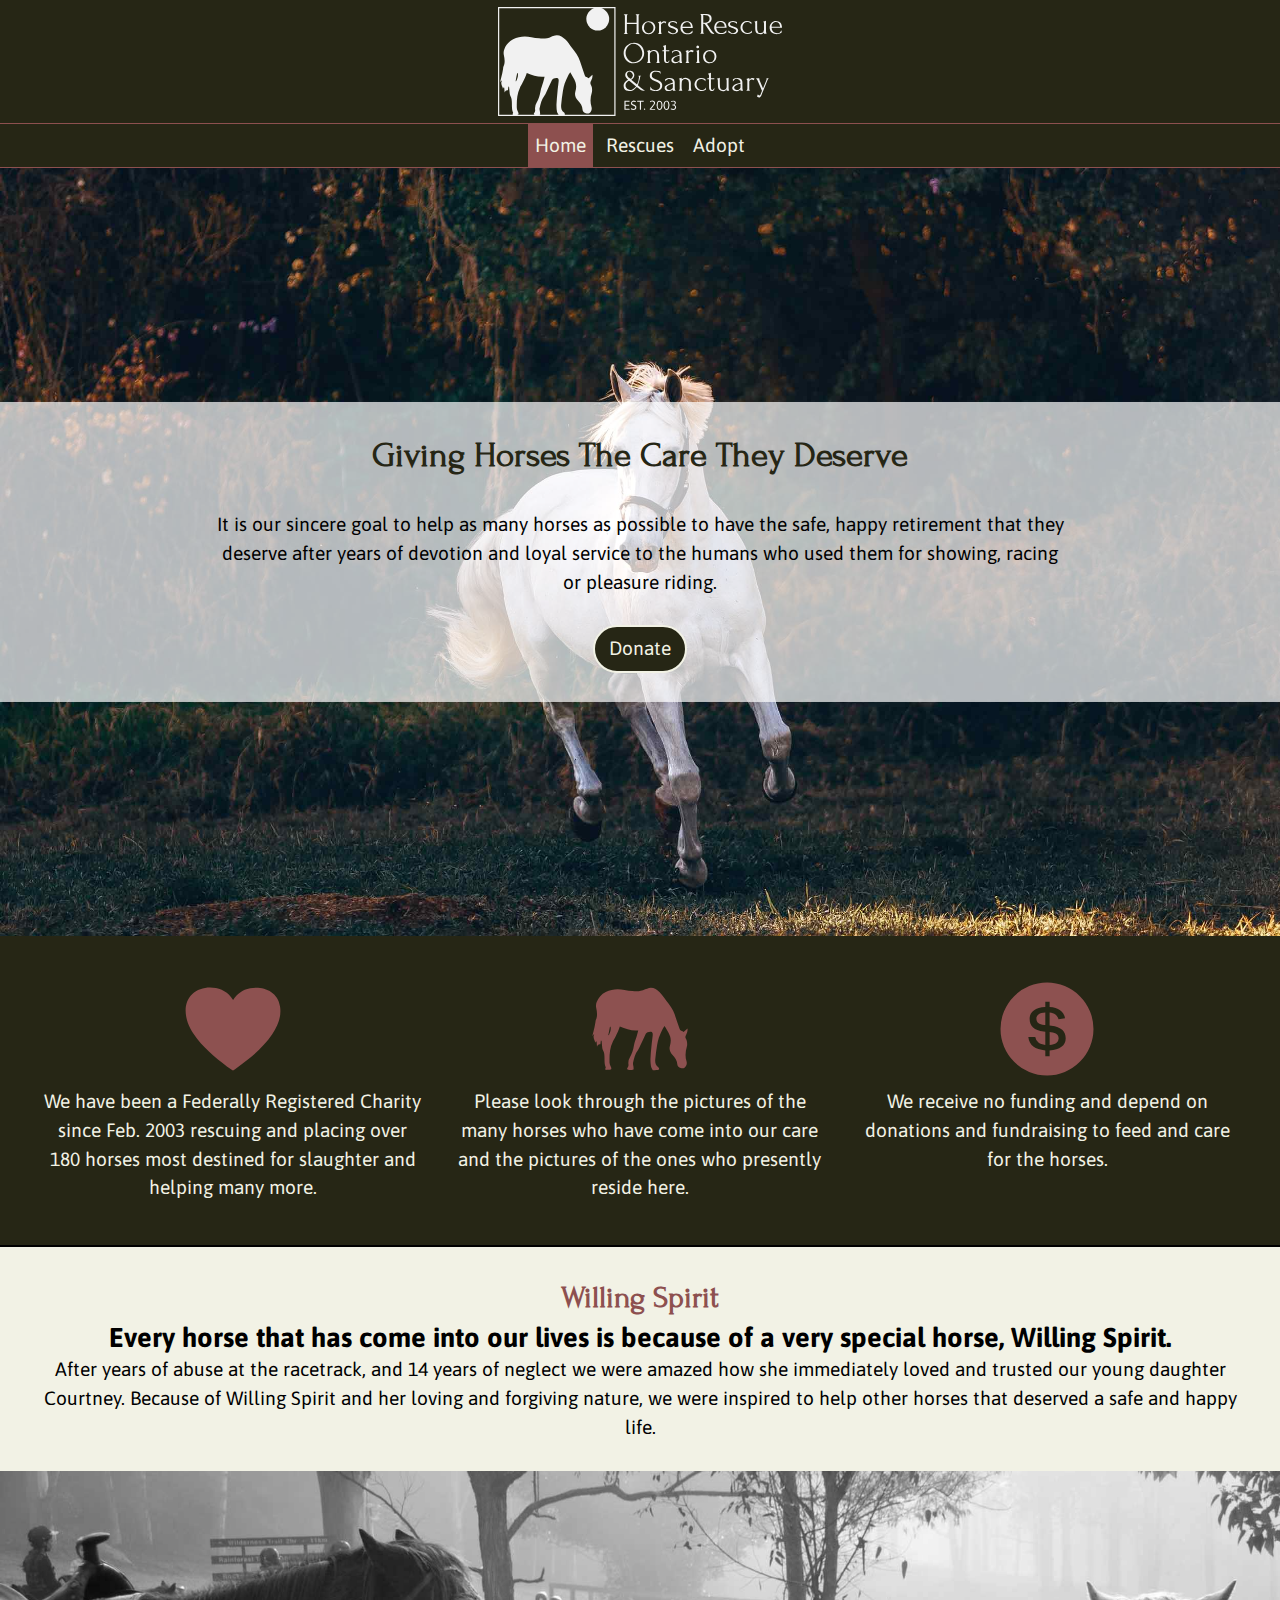
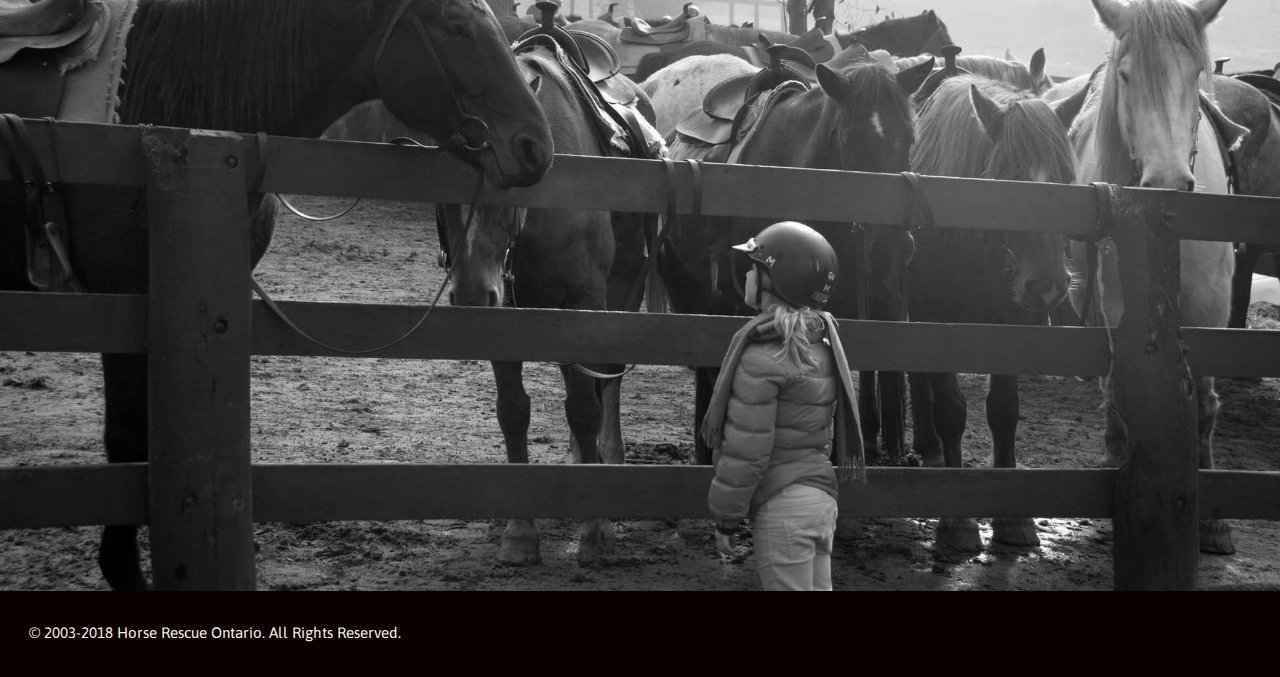
<file: index.html>
<!DOCTYPE html>
<html lang="en-ca">
<head>
  <meta charset="utf-8">
  <title>Horse Rescue Ontario and Sanctuary</title>
  <meta name="viewport" content="width=device-width,initial-scale=1">
  <link rel="shortcut icon" href="favicon.ico">
  <link rel="icon" type="image/png" href="favicon-196.png">
  <link href="css/modules.css" rel="stylesheet">
  <link href="css/grid.css" rel="stylesheet">
  <link href="css/type.css" rel="stylesheet">
  <link href="css/main.css" rel="stylesheet">
  <link href="https://fonts.googleapis.com/css?family=Asap|Forum&display=swap" rel="stylesheet">
</head>
<body>

  <ul class="skip-links">
    <li><a href="#nav">Jump to navigation content</a></li>
    <li><a href="#main">Jump to main content</a></li>
  </ul>

  <header class="text-center" role="banner">
    <img class="logo valign-middle island-1-4 push-0" src="images/logo.svg" alt="" role="presentation">

    <div>
      <nav class="push-0" role="navigation" id="nav">
        <ul class="list-group-inline push-0">
          <li class="island-1-4 active"><a href="index.html">Home</a></li>
          <li class="island-1-4"><a href="rescues.html">Rescues</a></li>
          <li class="island-1-4"><a href="adopt.html">Adopt</a></li>
        </ul>
      </nav>
    </div>
  </header>

  <main role="main" id="main">

    <div class="home-banner relative push ">
      <div class="banner center-text pin-c w-1 gutter">
        <h1 class="pad-t">Giving Horses The Care They Deserve</h1>
        <p class="max-p">It is our sincere goal to help as many horses as possible to have the safe, happy retirement that they deserve after years of devotion and loyal service to the humans who used them for showing, racing or pleasure riding.</p>
        <a class="btn push" href="donate.html" aria-label="Donate">Donate</a>
      </div>
    </div>

    <section class="gutter center-text">
      <article class="body-p">
        <div class="grid">
          <div class="unit xs-1 s-1-2 m-1-3 island-1-2">
            <img class="main-icons" src="images/heart.svg" alt="heart">
            <p class="light-p">We have been a Federally Registered Charity since Feb. 2003 rescuing and placing over 180 horses most destined for slaughter and helping many more.</p>
          </div>
          <div class="unit xs-1 s-1-2 m-1-3 island-1-2">
            <img class="main-icons" src="images/horse.svg" alt="horse">
            <p class="light-p">Please look through the pictures of the many horses who have come into our care and the pictures of the ones who presently reside here.</p>
          </div>
          <div class="unit xs-1 s-1-2 m-1-3 island-1-2">
            <img class="main-icons" src="images/dollar-sign.svg" alt="dollar sign">
            <p class="light-p">We receive no funding and depend on donations and fundraising to feed and care for the horses.</p>
          </div>
        </div>

      </article>
    </section>

    <hr class="push-0">
    <section class="adopt-whitebg push-0 center-text">
      <article>
        <div class="island">
          <h2 class="push-0">Willing Spirit</h2>
          <h3 class="push-0">Every horse that has come into our lives is because of a very special horse, Willing Spirit.</h3>
          <p class="push-0">After years of abuse at the racetrack, and 14 years of neglect we were amazed how she immediately loved and trusted our young daughter Courtney. Because of Willing Spirit and her loving and forgiving nature, we were inspired to help other horses that deserved a safe and happy life.</p>
        </div>
        <figure class="push-0 embed embed-16by9" role="group">
          <img class="horse-image embed-item" src="images/willing-spirit.jpg" alt="Horse looking over fence at young girl">
        </figure>
      </article>
    </section>

  </main>

  <footer role="contentinfo" class="push-0">
    <p class="micro pad-t pad-b push-0 gutter">© 2003-2018 Horse Rescue Ontario. All Rights Reserved.</p>
  </footer>

</body>
</html>
</file>
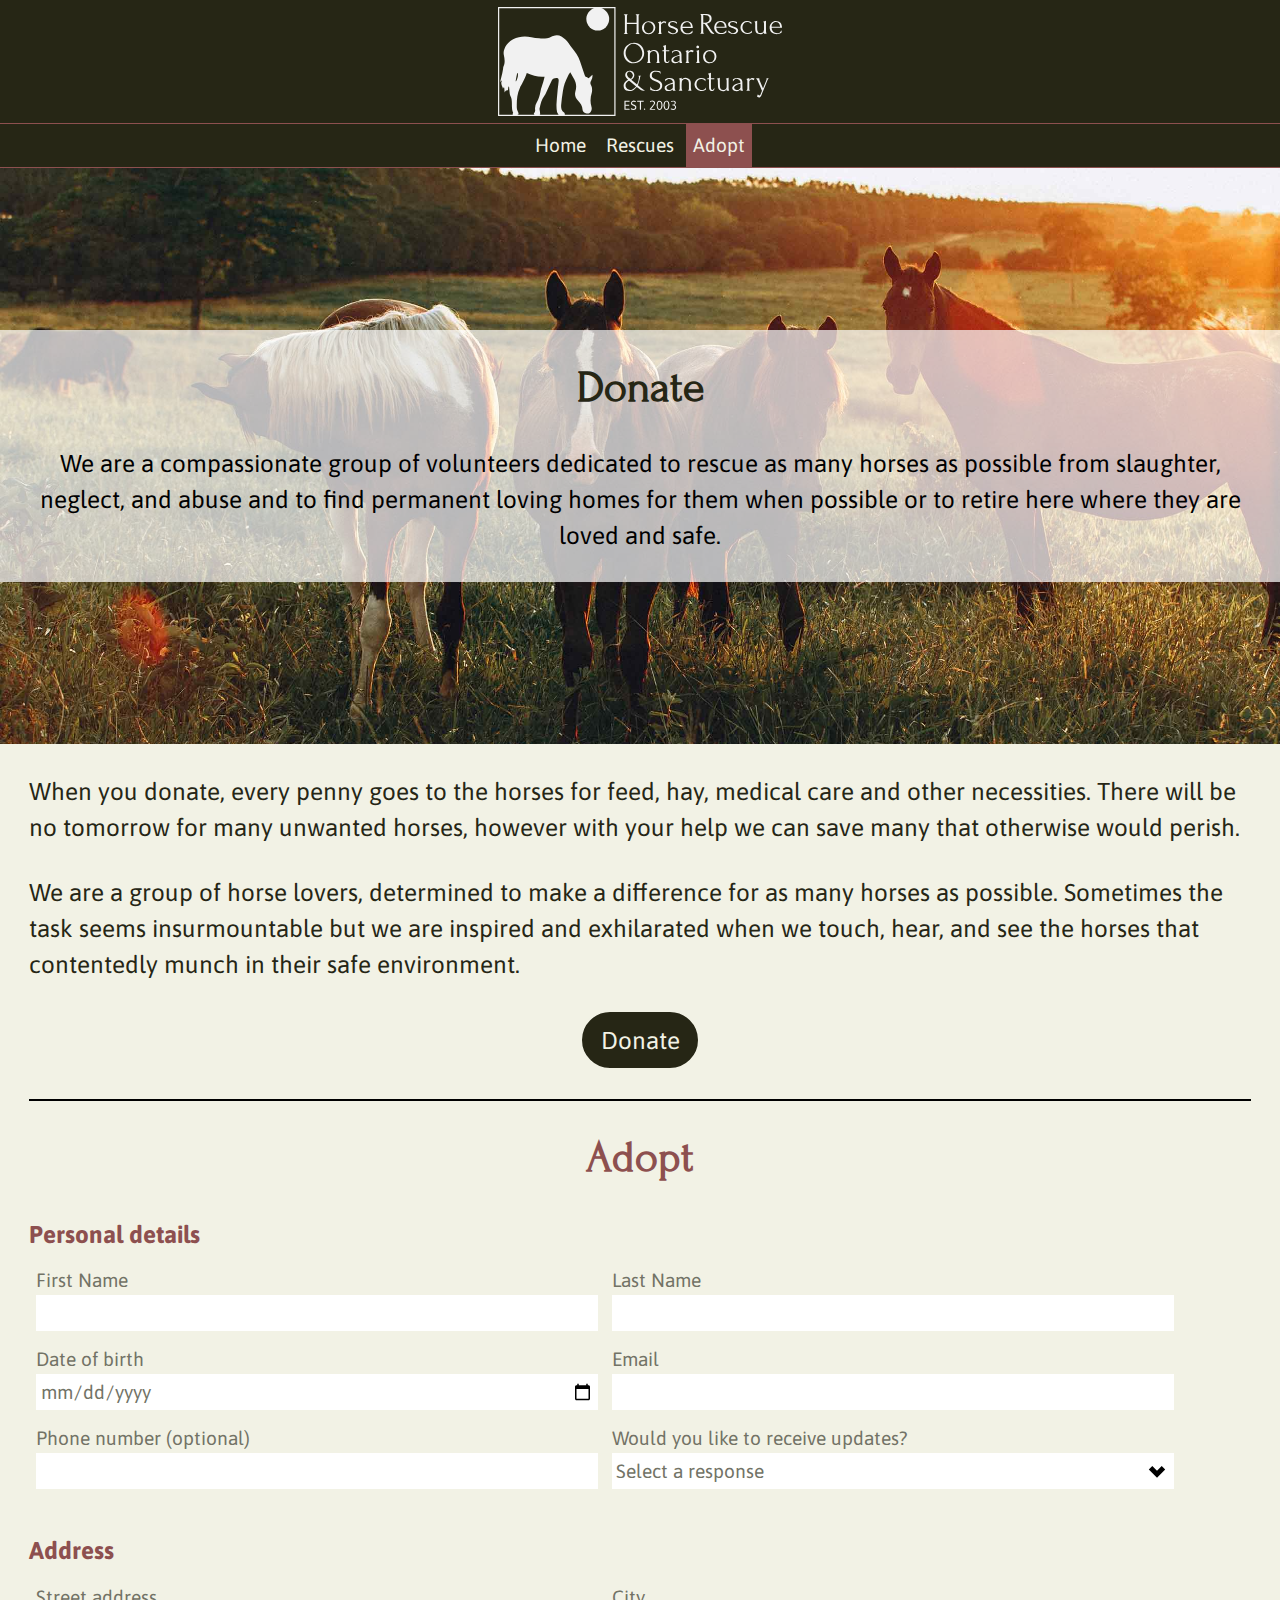
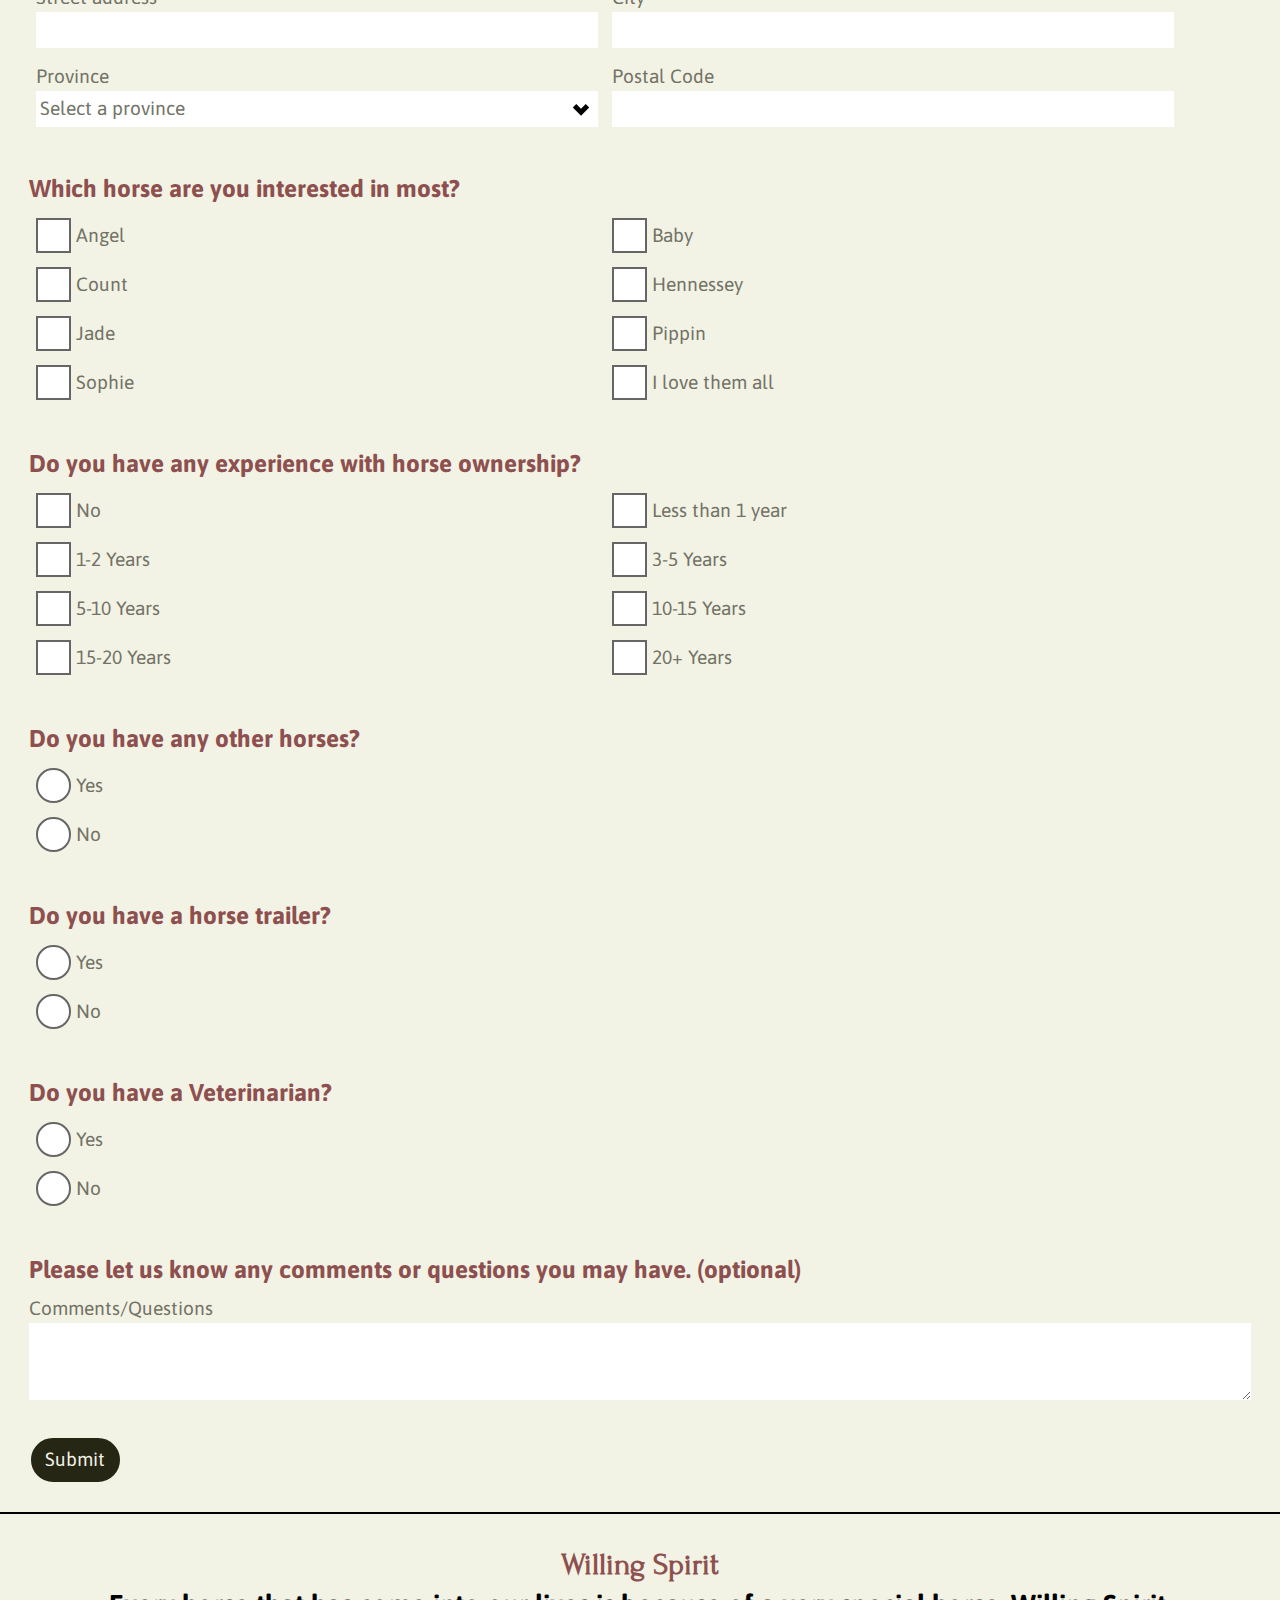
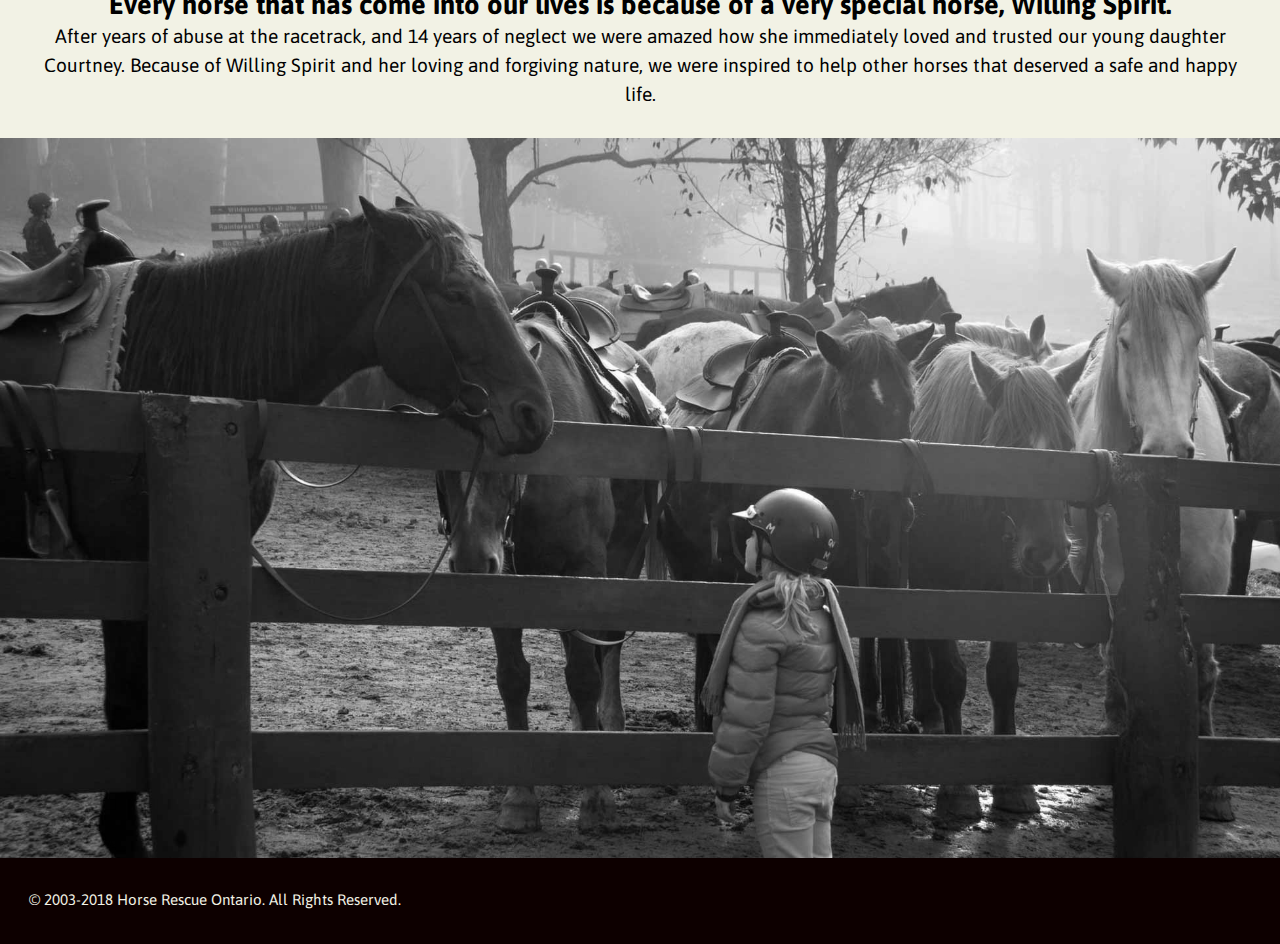
<file: adopt.html>
<!DOCTYPE html>
<html lang="en-ca">
<head>
  <meta charset="utf-8">
  <title>Donate or Adopt</title>
  <meta name="viewport" content="width=device-width,initial-scale=1">
  <link rel="shortcut icon" href="favicon.ico">
  <link rel="icon" type="image/png" href="favicon-196.png">
  <link href="css/modules.css" rel="stylesheet">
  <link href="css/grid.css" rel="stylesheet">
  <link href="css/type.css" rel="stylesheet">
  <link href="css/main.css" rel="stylesheet">
  <link href="https://fonts.googleapis.com/css?family=Asap|Forum&display=swap" rel="stylesheet">
</head>
<body class="adopt-whitebg">

  <ul class="skip-links">
    <li><a href="#nav">Jump to navigation content</a></li>
    <li><a href="#main">Jump to main content</a></li>
  </ul>

  <header class="text-center darkbg" role="banner">
    <img class="logo valign-middle island-1-4 push-0" src="images/logo.svg" alt="" role="presentation">

    <div>
      <nav class="push-0" role="navigation" id="nav">
        <ul class="list-group-inline push-0">
          <li class="island-1-4"><a href="index.html">Home</a></li>
          <li class="island-1-4"><a href="rescues.html">Rescues</a></li>
          <li class="island-1-4 active"><a href="adopt.html">Adopt</a></li>
        </ul>
      </nav>
    </div>

    <div class="donate-banner relative push">
      <div class="banner center-content pin-c w-1 gutter">
        <h1 class="gutter pad-t yotta">Donate</h1>
        <p class="giga">We are a compassionate group of volunteers dedicated to rescue as many horses as possible from slaughter, neglect, and abuse and to find permanent loving homes for them when possible or to retire here where they are loved and safe.</p>
      </div>
    </div>
  </header>

  <main id="main" role="main">
    <section class="gutter">
      <article class="body-p giga">
        <p>When you donate, every penny goes to the horses for feed, hay, medical care and other necessities. There will be no tomorrow for many unwanted horses, however with your help we can save many that otherwise would perish.</p>
        <p>We are a group of horse lovers, determined to make a difference for as many horses as possible. Sometimes the task seems insurmountable but we are inspired and exhilarated when we touch, hear, and see the horses that contentedly munch in their safe environment.</p>
        <div class="center-text">
          <a class="btn push" href="donate.html" aria-label="Donate">Donate</a>
        </div>
      </article>
      <hr>
      <h2 class="center-text yotta">Adopt</h2>
      <fieldset>
        <legend class="giga">Personal details</legend>
        <div class="grid">
          <div class="unit xs-1 s-1 m-1-2 island-1-4 form-width">
            <label for="name">First Name</label>
            <input type="text" name="name" id="name" required>
          </div>
          <div class="unit xs-1 s-1 m-1-2 island-1-4 form-width">
            <label for="lastname">Last Name</label>
            <input type="text" name="lastname" id="lastname" required>
          </div>
          <div class="unit xs-1 s-1 m-1-2 island-1-4 form-width">
            <label for="dob">Date of birth</label>
            <input type="date" name="dob" id="dob" required>
          </div>
          <div class="unit xs-1 s-1 m-1-2 island-1-4 form-width">
            <label for="email">Email</label>
            <input type="email" name="email" id="email" required>
          </div>
          <div class="unit xs-1 s-1 m-1-2 island-1-4 form-width">
            <label for="phone">Phone number (optional)</label>
            <input type="tel" name="phone" id="phone" required>
          </div>
          <div class="unit xs-1 s-1 m-1-2 island-1-4 form-width">
            <label for="updates">Would you like to receive updates?</label>
            <select id="updates" name="updates" required>
              <option value="">Select a response</option>
              <option>Yes</option>
              <option>No</option>
            </select>
          </div>
        </div>
      </fieldset>

      <fieldset>
        <legend class="giga">Address</legend>
        <div class="grid">
          <div class="unit xs-1 s-1 m-1-2 island-1-4 form-width">
            <label for="address">Street address</label>
            <input type="text" name="address" id="address" required>
          </div>
          <div class="unit xs-1 s-1 m-1-2 island-1-4 form-width">
            <label for="city">City</label>
            <input type="text" name="city" id="city" required>
          </div>
          <div class="unit xs-1 s-1 m-1-2 island-1-4 form-width">
            <label for="prov">Province</label>
            <select id="prov" name="prov" required>
              <option value="">Select a province</option>
              <option>Alberta</option>
              <option>British Columbia</option>
              <option>Manitoba</option>
              <option>New Brunswick</option>
              <option>Newfoundland & Labrador</option>
              <option>Northwest Territories</option>
              <option>Nova Scotia</option>
              <option>Nunavut</option>
              <option>Ontario</option>
              <option>Prince Edward Island</option>
              <option>Québec</option>
              <option>Saskatchewan</option>
              <option>Yukon</option>
            </select>
          </div>
          <div class="unit xs-1 s-1 m-1-2 island-1-4 form-width">
            <label for="postal">Postal Code</label>
            <input type="text" name="postal" id="postal" required>
          </div>
        </div>
      </fieldset>

      <fieldset>
        <legend class="giga">Which horse are you interested in most?</legend>
        <div class="grid">
          <div class="unit xs-1 s-1 m-1-2 island-1-4 form-width">
            <input type="checkbox" id="angel" name="angel">
            <label for="angel">Angel</label>
          </div>
          <div class="unit xs-1 s-1 m-1-2 island-1-4 form-width">
            <input type="checkbox" id="baby" name="baby">
            <label for="baby">Baby</label>
          </div>
          <div class="unit xs-1 s-1 m-1-2 island-1-4 form-width">
            <input type="checkbox" id="count" name="count">
            <label for="count">Count</label>
          </div>
          <div class="unit xs-1 s-1 m-1-2 island-1-4 form-width">
            <input type="checkbox" id="hennessey" name="hennessey">
            <label for="hennessey">Hennessey</label>
          </div>
          <div class="unit xs-1 s-1 m-1-2 island-1-4 form-width">
            <input type="checkbox" id="jade" name="jade">
            <label for="jade">Jade</label>
          </div>
          <div class="unit xs-1 s-1 m-1-2 island-1-4 form-width">
            <input type="checkbox" id="pippin" name="pippin">
            <label for="pippin">Pippin</label>
          </div>
          <div class="unit xs-1 s-1 m-1-2 island-1-4 form-width">
            <input type="checkbox" id="sophie" name="sophie">
            <label for="sophie">Sophie</label>
          </div>
          <div class="unit xs-1 s-1 m-1-2 island-1-4 form-width">
            <input type="checkbox" id="all" name="all">
            <label for="all">I love them all</label>
          </div>
        </div>
      </fieldset>

      <fieldset>
        <legend class="giga">Do you have any experience with horse ownership?</legend>
        <div class="grid">
          <div class="unit xs-1 s-1 m-1-2 island-1-4 form-width">
            <input type="checkbox" id="no-exp" name="no-exp">
            <label for="no-exp">No</label>
          </div>
          <div class="unit xs-1 s-1 m-1-2 island-1-4 form-width">
            <input type="checkbox" id="less1" name="less1">
            <label for="less1">Less than 1 year</label>
          </div>
          <div class="unit xs-1 s-1 m-1-2 island-1-4 form-width">
            <input type="checkbox" id="1to2" name="1to2">
            <label for="1to2">1-2 Years</label>
          </div>
          <div class="unit xs-1 s-1 m-1-2 island-1-4 form-width">
            <input type="checkbox" id="3to5" name="3to5">
            <label for="3to5">3-5 Years</label>
          </div>
          <div class="unit xs-1 s-1 m-1-2 island-1-4 form-width">
            <input type="checkbox" id="5to10" name="5to10">
            <label for="5to10">5-10 Years</label>
          </div>
          <div class="unit xs-1 s-1 m-1-2 island-1-4 form-width">
            <input type="checkbox" id="10to15" name="10to15">
            <label for="10to15">10-15 Years</label>
          </div>
          <div class="unit xs-1 s-1 m-1-2 island-1-4 form-width">
            <input type="checkbox" id="15to20" name="15to20">
            <label for="15to20">15-20 Years</label>
          </div>
          <div class="unit xs-1 s-1 m-1-2 island-1-4 form-width">
            <input type="checkbox" id="20plus" name="20plus">
            <label for="20plus">20+ Years</label>
          </div>
        </div>
      </fieldset>

      <fieldset>
        <legend class="giga">Do you have any other horses?</legend>
        <div class="island-1-4 form-width">
          <input type="radio" id="yes" name="otherhorse">
          <label for="yes">Yes</label>
        </div>
        <div class="island-1-4 form-width">
          <input type="radio" id="no" name="otherhorse">
          <label for="no">No</label>
        </div>
      </fieldset>
      <fieldset>
        <legend class="giga">Do you have a horse trailer?</legend>
        <div class="island-1-4 form-width">
          <input type="radio" id="yes-trailer" name="trailer">
          <label for="yes-trailer">Yes</label>
        </div>
        <div class="island-1-4 form-width">
          <input type="radio" id="no-trailer" name="trailer">
          <label for="no-trailer">No</label>
        </div>
      </fieldset>
      <fieldset>
        <legend class="giga">Do you have a Veterinarian?</legend>
        <div class="island-1-4 form-width">
          <input type="radio" id="yes-vet" name="veterinarian">
          <label for="yes-vet">Yes</label>
        </div>
        <div class="island-1-4 form-width">
          <input type="radio" id="no-vet" name="veterinarian">
          <label for="no-vet">No</label>
        </div>
      </fieldset>

      <fieldset>
        <legend class="giga">Please let us know any comments or questions you may have. (optional)</legend>
        <label for="comments">Comments/Questions</label>
        <textarea id="comments" name="message" required></textarea>
      </fieldset>

      <button class="btn push" type="submit">Submit</button>
    </section>

    <hr class="push-0">
    <section class="adopt-whitebg push-0 center-text">
      <article>
        <div class="island">
          <h2 class="push-0">Willing Spirit</h2>
          <h3 class="push-0">Every horse that has come into our lives is because of a very special horse, Willing Spirit.</h3>
          <p class="push-0">After years of abuse at the racetrack, and 14 years of neglect we were amazed how she immediately loved and trusted our young daughter Courtney. Because of Willing Spirit and her loving and forgiving nature, we were inspired to help other horses that deserved a safe and happy life.</p>
        </div>
        <figure class="push-0 embed embed-16by9" role="group">
          <img class="horse-image embed-item" src="images/willing-spirit.jpg" alt="Horse looking over fence at young girl">
        </figure>
      </article>
    </section>

  </main>

  <footer role="contentinfo" class="push-0">
    <p class="micro pad-t pad-b push-0 gutter">© 2003-2018 Horse Rescue Ontario. All Rights Reserved.</p>
  </footer>

</body>
</html>
</file>
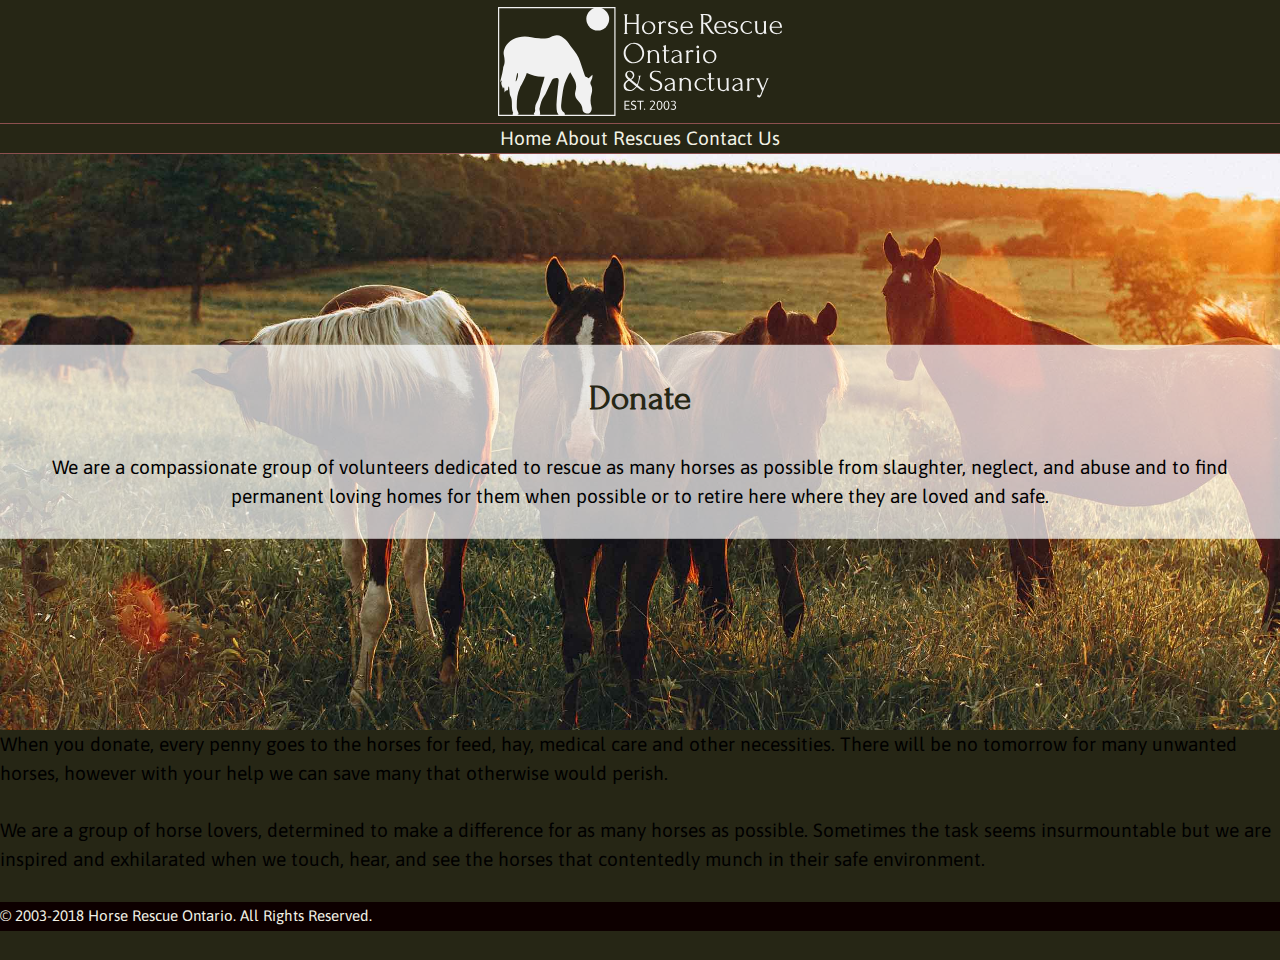
<file: donate.html>
<!DOCTYPE html>
<html lang="en-ca">
<head>
  <meta charset="utf-8">
  <title>Horse Rescue Ontario and Sanctuary</title>
  <meta name="viewport" content="width=device-width,initial-scale=1">
  <link href="css/type.css" rel="stylesheet">
  <link href="css/modules.css" rel="stylesheet">
  <link href="css/grid.css" rel="stylesheet">
  <link href="css/main.css" rel="stylesheet">
  <link href="https://fonts.googleapis.com/css?family=Asap|Forum&display=swap" rel="stylesheet">
</head>
<body>
  <header class="text-center">
    <img class="logo valign-middle island-1-4 push-0" src="images/logo.svg" alt="">

    <div class="">
      <nav class="push-0">
        <ul class="list-group-inline push-0">
          <li class=""><a class="" href="index.html">Home</a></li>
          <li class=""><a class="" href="#">About</a></li>
          <li class=""><a class="" href="rescues.html">Rescues</a></li>
          <li class=""><a class="" href="#">Contact Us</a></li>
        </ul>
      </nav>
    </div>

    <div class="donate-banner relative">
      <div class="banner center-content pin-c w-1 gutter-1-2">
        <h1 class="gutter pad-t">Donate</h1>
        <p>We are a compassionate group of volunteers dedicated to rescue as many horses as possible from slaughter, neglect, and abuse and to find permanent loving homes for them when possible or to retire here where they are loved and safe.</p>
      </div>
    </div>
  </header>

  <main>
    <p>When you donate, every penny goes to the horses for feed, hay, medical care and other necessities.  There will be no tomorrow for many unwanted horses, however with your help we can save many that otherwise would perish.</p>
    <p>We are a group of horse lovers, determined to make a difference for as many horses as possible. Sometimes the task seems insurmountable but we are inspired and exhilarated when we touch, hear, and see the horses that contentedly munch in their safe environment.</p>
  </main>

  <footer>
    <p class="micro">© 2003-2018 Horse Rescue Ontario. All Rights Reserved.</p>
  </footer>

</body>
</html>
</file>
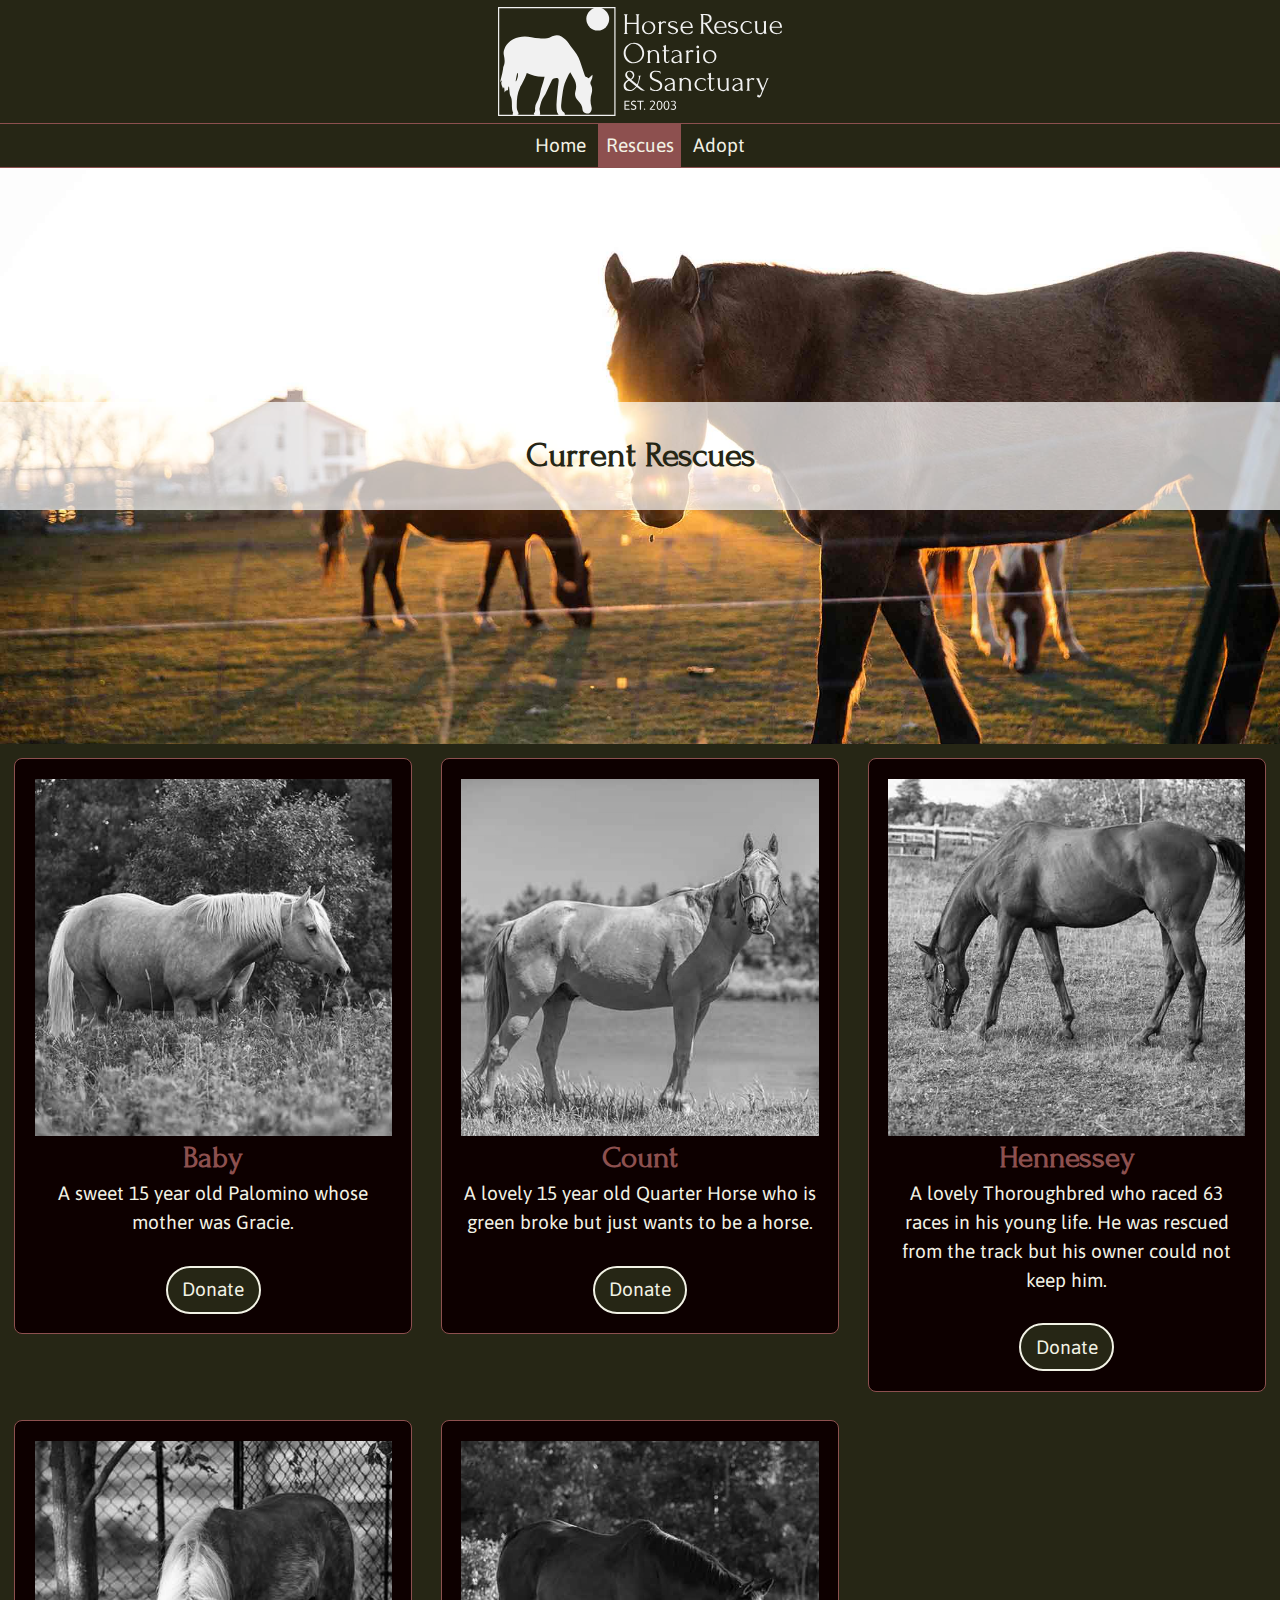
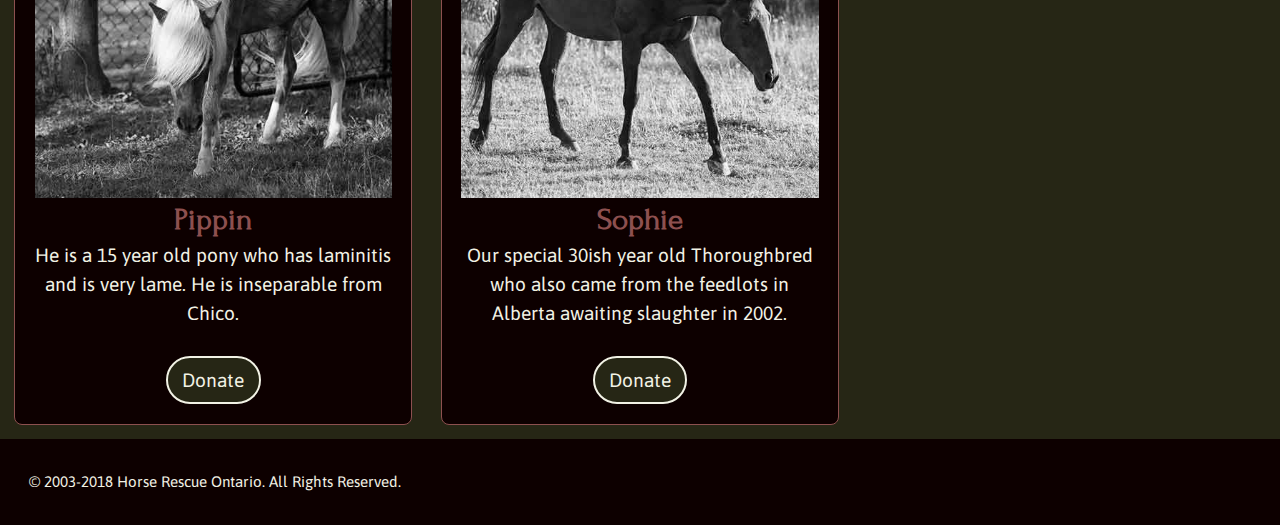
<file: rescues.html>
<!DOCTYPE html>
<html lang="en-ca">
<head>
  <meta charset="utf-8">
  <title>Rescues</title>
  <meta name="viewport" content="width=device-width,initial-scale=1">
  <link rel="shortcut icon" href="favicon.ico">
  <link rel="icon" type="image/png" href="favicon-196.png">
  <link href="css/modules.css" rel="stylesheet">
  <link href="css/grid.css" rel="stylesheet">
  <link href="css/type.css" rel="stylesheet">
  <link href="css/main.css" rel="stylesheet">
  <link href="https://fonts.googleapis.com/css?family=Asap|Forum&display=swap" rel="stylesheet">
</head>
<body>

  <ul class="skip-links">
    <li><a href="#nav">Jump to navigation content</a></li>
    <li><a href="#main">Jump to main content</a></li>
  </ul>

  <header class="text-center" role="banner">
    <img class="logo valign-middle island-1-4 push-0" src="images/logo.svg" alt="" role="presentation">

    <div>
      <nav class="push-0" role="navigation" id="nav">
        <ul class="list-group-inline push-0">
          <li class="island-1-4"><a href="index.html">Home</a></li>
          <li class="island-1-4 active"><a href="rescues.html">Rescues</a></li>
          <li class="island-1-4"><a href="adopt.html">Adopt</a></li>
        </ul>
      </nav>
    </div>

    <div class="rescues-banner relative">
      <div class="banner center-content pin-c w-1 gutter-1-2">
        <h1 class="gutter pad-t">Current Rescues</h1>
      </div>
    </div>
  </header>

  <main id="main" role="main">

    <section class="grid">

      <article class="unit xs-1 s-1 m-1-2 l-1-3 island-1-2 center-text">
        <a class="link-card" href="donate.html">
          <figure class="embed embed-1by1 push-0" role="group">
            <img class="horse-image embed-item push-0" src="images/baby.jpg" alt="Tan coloured horse with white mane and tail standing in tall grasses">
          </figure>
          <h2 class="push-0">Baby</h2>
          <p>A sweet 15 year old Palomino whose mother was Gracie.</p>
          <div class="btn-wrap">
            <span class="btn">Donate</span>
          </div>
        </a>
      </article>

      <div class="unit xs-1 s-1 m-1-2 l-1-3 island-1-2 center-text">
        <a class="link-card" href="donate.html">
          <figure class="embed embed-1by1 push-0" role="group">
            <img class="horse-image embed-item push-0" src="images/count.jpg" alt="Golden coloured horse standing in front of a pond looking at the camera">
          </figure>
          <h2 class="push-0">Count</h2>
          <p>A lovely 15 year old Quarter Horse who is green broke but just wants to be a horse.</p>
          <div class="btn-wrap">
            <span class="btn">Donate</span>
          </div>
        </a>
      </div>

      <div class="unit xs-1 s-1 m-1-2 l-1-3 island-1-2 center-text">
        <a class="link-card" href="donate.html">
          <figure class="embed embed-1by1 push-0" role="group">
            <img class="horse-image embed-item push-0" src="images/hennessey.jpg" alt="Thoroughbred standing in a pasture with its head down eating grass">
          </figure>
          <h2 class="push-0">Hennessey</h2>
          <p>A lovely Thoroughbred who raced 63 races in his young life. He was rescued from the track but his owner could not keep him.</p>
          <div class="btn-wrap">
            <span class="btn">Donate</span>
          </div>
        </a>
      </div>

      <div class="unit xs-1 s-1 m-1-2 l-1-3 island-1-2 center-text">
        <a class="link-card" href="donate.html">
          <figure class="embed embed-1by1 push-0" role="group">
            <img class="horse-image embed-item push-0" src="images/pippin.jpg" alt="Dark brown horse with thick white mane, tail, and sock markings, in front of a fence looking at ground">
          </figure>
          <h2 class="push-0">Pippin</h2>
          <p>He is a 15 year old pony who has laminitis and is very lame. He is inseparable from Chico.</p>
          <div class="btn-wrap">
            <span class="btn">Donate</span>
          </div>
        </a>
      </div>

      <div class="unit xs-1 s-1 m-1-2 l-1-3 island-1-2 center-text">
        <a class="link-card" href="donate.html">
          <figure class="embed embed-1by1 push-0" role="group">
            <img class="horse-image embed-item push-0" src="images/sophie.jpg" alt="Dark quarter horse casually running in a field">
          </figure>
          <h2 class="push-0">Sophie</h2>
          <p>Our special 30ish year old Thoroughbred who also came from the feedlots in Alberta awaiting slaughter in 2002.</p>
          <div class="btn-wrap">
            <span class="btn">Donate</span>
          </div>
        </a>
      </div>

    </section>
  </main>

  <footer role="contentinfo" class="push-0">
    <p class="micro pad-t pad-b push-0 gutter">© 2003-2018 Horse Rescue Ontario. All Rights Reserved.</p>
  </footer>

</body>
</html>
</file>
<file: css/modules.css>
/*
 * Modulifier || Code released under the UNLICENSE
 * Code under other copyrights & licenses listed below.
 * https://modulifier.web-dev.tools/#responsive;images;list-group;embed;media-object;icons;hidden;positioning;nice-lists;forms;buttons;accessibility;print
 */

@-moz-viewport { width: device-width; scale: 1; }
@-ms-viewport { width: device-width; scale: 1; }
@-o-viewport { width: device-width; scale: 1; }
@-webkit-viewport { width: device-width; scale: 1; }
@viewport { width: device-width; scale: 1; }

html {
  box-sizing: border-box;
  -moz-text-size-adjust: 100%;
  -ms-text-size-adjust: 100%;
  -webkit-text-size-adjust: 100%;
  text-size-adjust: 100%;
}

*, *::before, *::after {
  box-sizing: inherit;
}

body {
  margin: 0;
}

article,
aside,
details,
figcaption,
figure,
footer,
header,
main,
menu,
nav,
section,
summary {
  display: block;
}

audio,
canvas,
progress,
video {
  display: inline-block;
  vertical-align: baseline;
}

template {
  display: none;
}

details {
  cursor: pointer;
}

audio:not([controls]) {
  display: none;
  height: 0;
}

a,
area,
button,
input,
label,
select,
textarea,
[tabindex] {
  -ms-touch-action: manipulation;
  touch-action: manipulation;
}

img {
  border: 0;
}

.img-flex,
.img-flex img {
  display: block;
  width: 100%;
}

svg {
  fill: currentColor;
}

svg:not(:root) {
  overflow: hidden;
}

svg.img-flex {
  width: 100%;
  height: 100%;
}

.image-replacement, .ir {
  overflow: hidden;
  direction: ltr;
  text-align: left;
  text-indent: 100%;
  white-space: nowrap;
}

.list-group, .list-group-inline, .list-group--inline {
  padding-left: 0;
  list-style-type: none;
}

.list-group > dd {
  margin-left: 0;
}

.list-group-inline::before,
.list-group-inline::after,
.list-group--inline::before,
.list-group--inline::after {
  content: "";
  display: table;
}

.list-group-inline::after,
.list-group--inline::after {
  clear: both;
}

.list-group-inline > li,
.list-group--inline > li {
  display: inline-block;
}

.list-group-inline > dt,
.list-group--inline > dt {
  clear: left;
  float: left;
  width: 11em;
}

.list-group-inline > dd,
.list-group--inline > dd {
  float: left;
  min-width: 12em;
}

.embed {
  margin-left: 0;
  margin-right: 0;
  overflow: hidden;
  position: relative;
  width: 100%;
}

.embed-1by1, .embed--1by1 {
  padding-top: 100%; /* Square */
}

.embed-4by3, .embed--4by3 {
  padding-top: 75%; /* Traditional TV/computer screens */
}

.embed-iso216, .embed--iso216 {
  padding-top: 70.92%; /* A-standard paper sizes */
}

.embed-3by2, .embed--3by2 {
  padding-top: 66.6%; /* Classic 35 mm film & most digital photos, landscape */
}

.embed-2by3, .embed--2by3 {
  padding-top: 150%; /* Classic 35 mm film & most digital photos, portrait */
}

.embed-golden, .embed--golden {
  padding-top: 61.8%; /* The Golden Ratio */
}

.embed-16by9, .embed--16by9 {
  padding-top: 56.25%; /* HD TV */
}

.embed-185by100, .embed--185by100 {
  padding-top: 54.05%; /* Common widescreen cinema */
}

.embed-24by10, .embed--24by10 {
  padding-top: 41.667%; /* Widescreen cinema: 2.4:1 */
}

.embed-3by1, .embed--3by1 {
  padding-top: 33.3333%; /* Panorama photos */
}

.embed-4by1, .embed--4by1 {
  padding-top: 25%; /* Polyvision */
}

.embed-5by1, .embed--5by1 {
  padding-top: 20%; /* Really wide... */
}

.embed-item, .embed__item {
  min-height: 100%;
  left: 0;
  position: absolute;
  top: 0;
  width: 100%;
}

.media {
  overflow: hidden;
}

.media-img, .media__img {
  float: left;
}

.media-img-reversed, .media__img--reversed {
  float: right;
}

.media-img-stacked, .media__img--stacked {
  float: none;
}

.media-body, .media__body {
  overflow: hidden;
  min-width: 12em; /* Slightly less than 200px, responsiveness built in */
}

.icon {
  display: inline-block;
  position: relative;
  background: transparent none no-repeat center center;
  background-size: contain;
  vertical-align: middle;
}

.i-16, .i--16 {
  height: 16px;
  width: 16px;
}

.i-18, .i--18 {
  height: 18px;
  width: 18px;
}

.i-20, .i--20 {
  height: 20px;
  width: 20px;
}

.i-24, .i--24 {
  height: 24px;
  width: 24px;
}

.i-32, .i--32 {
  height: 32px;
  width: 32px;
}

.i-48, .i--48 {
  height: 48px;
  width: 48px;
}

.i-64, .i--64 {
  height: 64px;
  width: 64px;
}

.i-96, .i--96 {
  height: 96px;
  width: 96px;
}

.i-128, .i--128 {
  height: 128px;
  width: 128px;
}

.i-192, .i--192 {
  height: 192px;
  width: 192px;
}

.i-256, .i--256 {
  height: 256px;
  width: 256px;
}

.icon img,
.icon svg {
  left: 0;
  height: 100%;
  position: absolute;
  top: 0;
  width: 100%;
  fill: currentColor;
}

.icon-label {
  vertical-align: middle;
}

.icon-link,
.icon-link:focus,
.icon-link:hover {
  text-decoration: none;
}

[hidden], .hidden {
  /* stylelint-disable declaration-no-important */
  display: none !important;
  visibility: hidden !important;
  /* stylelint-enable */
}

.visually-hidden {
  height: 1px;
  margin: -1px;
  overflow: hidden;
  padding: 0;
  position: absolute;
  width: 1px;
  border: 0;
  clip: rect(0 0 0 0);
  clip-path: inset(50%);
}

.visually-hidden.focusable:active, .visually-hidden.focusable:focus {
  height: auto;
  margin: 0;
  overflow: visible;
  position: static;
  width: auto;
  clip: auto;
  clip-path: none;
}

.invisible {
  visibility: hidden;
}

.chop,
.crop {
  overflow: hidden;
}

.truncate {
  max-width: 100%;
  overflow: hidden;
  width: 100%;
  text-overflow: ellipsis;
  white-space: nowrap;
}

.scrollable {
  max-width: 100%;
  overflow-x: auto;
  overflow-y: hidden;
  -webkit-overflow-scrolling: touch;
}

.flex-row {
  display: -webkit-flex;
  display: -ms-flexbox;
  display: flex;
}

.flex-justify {
  -webkit-justify-content: space-between;
  -ms-flex-pack: space-between;
  justify-content: space-between;
}

.flex-align-center {
  -webkit-align-items: center;
  -ms-flex-align: center;
  align-items: center;
}

.center-text,
.center-flow {
  text-align: center;
}

.center-block {
  margin-left: auto;
  margin-right: auto;
}

.no-auto-margins,
.not-centered {
  /* stylelint-disable declaration-no-important */
  margin-left: 0 !important;
  margin-right: 0 !important;
  /* stylelint-enable */
}

.center-content,
.center-content-vertical,
.center-contents,
.center-contents-vertical {
  display: -webkit-flex;
  display: -ms-flexbox;
  display: flex;
  -webkit-justify-content: center;
  -ms-flex-pack: center;
  justify-content: center;
  -webkit-align-items: center;
  -ms-flex-align: center;
  align-items: center;
  -webkit-align-content: center;
  -ms-flex-line-pack: center;
  align-content: center;
  -webkit-flex-direction: column wrap;
  -ms-flex-direction: column wrap;
  flex-flow: column wrap;
}

.center-content-start,
.center-content-vertical-start,
.center-contents-start,
.center-contents-vertical-start {
  display: -webkit-flex;
  display: -ms-flexbox;
  display: flex;
  -webkit-justify-content: center;
  -ms-flex-pack: center;
  justify-content: center;
  -webkit-flex-direction: column wrap;
  -ms-flex-direction: column wrap;
  flex-flow: column wrap;
}

.center-content-horizontal,
.center-contents-horizontal {
  display: -webkit-flex;
  display: -ms-flexbox;
  display: flex;
  -webkit-justify-content: center;
  -ms-flex-pack: center;
  justify-content: center;
  -webkit-align-items: center;
  -ms-flex-align: center;
  align-items: center;
  -webkit-align-content: center;
  -ms-flex-line-pack: center;
  align-content: center;
  -webkit-flex-direction: row wrap;
  -ms-flex-direction: row wrap;
  flex-flow: row wrap;
}

.clearfix::after {
  content: " ";
  display: block;
  clear: both;
}

.left {
  float: left;
}

.right {
  float: right;
}

.inline {
  display: inline;
}

.block {
  display: block;
}

.inline-block, .ib {
  display: inline-block;
}

.valign-top {
  vertical-align: top;
}

.valign-bottom {
  vertical-align: bottom;
}

.valign-middle {
  vertical-align: middle;
}

.fixed {
  position: fixed;
}

.relative {
  position: relative;
}

[class*="pin-"],
.absolute {
  position: absolute;
}

.static {
  position: static;
}

.zindex-1 {
  z-index: 1;
}

.zindex-2 {
  z-index: 2;
}

.zindex-3 {
  z-index: 3;
}

.zindex-1000 {
  z-index: 1000;
}

.pin-top-left,
.pin-left-top,
.pin-tl,
.pin-lt {
  top: 0;
  left: 0;
}

.pin-top-right,
.pin-right-top,
.pin-tr,
.pin-rt {
  top: 0;
  right: 0;
}

.pin-bottom-left,
.pin-left-bottom,
.pin-bl,
.pin-lb {
  bottom: 0;
  left: 0;
}

.pin-bottom-right,
.pin-right-bottom,
.pin-br,
.pin-rb {
  bottom: 0;
  right: 0;
}

.pin-top-center,
.pin-center-top,
.pin-tc,
.pin-ct {
  left: 50%;
  top: 0;
  transform: translateX(-50%);
}

.pin-bottom-center,
.pin-center-bottom,
.pin-bc,
.pin-cb {
  bottom: 0;
  left: 50%;
  transform: translateX(-50%);
}

.pin-center-left,
.pin-left-center,
.pin-cl,
.pin-lc {
  left: 0;
  top: 50%;
  transform: translateY(-50%);
}

.pin-center-right,
.pin-right-center,
.pin-cr,
.pin-rc {
  right: 0;
  top: 50%;
  transform: translateY(-50%);
}

.pin-center, .pin-c {
  left: 50%;
  top: 50%;
  transform: translate(-50%, -50%);
}

.width-quarter, .w-1-4 {
  width: 25%;
}

.width-half, .w-1-2 {
  width: 50%;
}

.width-full, .w-1 {
  width: 100%;
}

.height-quarter, .h-1-4 {
  height: 25%;
}

.height-half, .h-1-2 {
  height: 50%;
}

.height-full, .h-1 {
  height: 100%;
}

.height-win-quarter, .h-w-1-4 {
  height: 25vh;
  max-height: 46em;
}

.height-win-half, .h-w-1-2 {
  height: 50vh;
  max-height: 46em;
}

.height-win-full, .h-w-1 {
  height: 100vh;
  max-height: 46em;
}

ul {
  list-style-type: none;
}

ul > li::before {
  content: "·";
  float: left;
  margin-left: -1.6em;
  width: 1.3em;
  text-align: right;
}

ol {
  counter-reset: ol-simple-numbers;
  list-style-type: none;
}

ol > li::before {
  float: left;
  margin-left: -1.6em;
  width: 1.3em;
  counter-increment: ol-simple-numbers;
  content: counter(ol-simple-numbers);
  text-align: right;
}

.list-group > li::before,
.list-group-inline > li::before,
.list-group--inline > li::before {
  content: none;
}

/* stylelint-disable no-descending-specificity */

/*
 * (c) Nicolas Gallagher and Jonathan Neal of Normalize.css || MIT License
 *     https://necolas.github.io/normalize.css/
 */

button,
input,
optgroup,
select,
textarea {
  color: inherit;
  font: inherit;
  margin: 0;
}

button,
input {
  overflow: visible;
}

button,
select {
  text-transform: none;
}

button,
html [type="button"],
[type="reset"],
[type="submit"] {
  -webkit-appearance: button;
  cursor: pointer;
}

button[disabled],
html input[disabled] {
  cursor: default;
}

button::-moz-focus-inner,
input::-moz-focus-inner {
  border: 0;
  padding: 0;
}

[type="checkbox"],
[type="radio"] {
  opacity: 0;
  position: absolute;
  height: 1px;
  width: 1px;
}

[type="number"]::-webkit-inner-spin-button,
[type="number"]::-webkit-outer-spin-button {
  height: auto;
}

[type="search"]::-webkit-search-cancel-button,
[type="search"]::-webkit-search-decoration {
  -webkit-appearance: none;
}

fieldset {
  padding-left: 0;
  padding-right: 0;

  border: 0;
  border-top: 2px solid #666;
}

legend {
  color: inherit;
  display: table;
  max-width: 100%;
  padding: 0 .3em 0 0;
  white-space: normal;

  border: 0;

  font-weight: bold;
}

optgroup {
  font-weight: bold;
}

::-webkit-input-placeholder {
  color: inherit;
  opacity: .54;
}

::-webkit-file-upload-button {
  -webkit-appearance: button;
  font: inherit;
}

/* End Normalize.css code */

label,
.label-block {
  display: block;
  cursor: pointer;
}

[type="checkbox"] + label,
[type="radio"] + label,
.label-inline {
  display: inline-block;
}

input:not([type]),
[type="text"],
[type="number"],
[type="search"],
[type="url"],
[type="email"],
[type="password"],
[type="tel"],
[type="datetime-local"],
[type="month"],
[type="week"],
[type="date"],
[type="time"],
[type="range"],
select,
textarea {
  -moz-appearance: none;
  -webkit-appearance: none;
  appearance: none;
}

input,
textarea {
  display: block;
  width: 100%;

  background-color: #fff;
  border: 2px solid #666;
  border-radius: 0;
}

label {
  vertical-align: middle;
}

textarea {
  max-width: 100%;
  min-height: 4em;
  overflow: auto;
}

[type="color"] {
  display: inline-block;
  width: 2em;
}

select {
  display: block;
  width: 100%;

  background-image: url("data:image/svg+xml,%3Csvg xmlns='http://www.w3.org/2000/svg' width='256' height='256' viewBox='0 0 256 256'%3E%3Cpath fill='none' stroke='%23000' stroke-miterlimit='10' stroke-width='70' d='M36.3 82.1l91.9 91.8 91.5-91.8'/%3E%3C/svg%3E");
  background-repeat: no-repeat;
  background-position: calc(100% - .4em) center;
  background-size: 18px auto;
  background-color: #fff;
  border: 2px solid #666;
  border-radius: 0;
}

[type="checkbox"] + label::before {
  content: " ";
  display: inline-block;
  height: 1.8em;
  margin-right: .3em;
  position: relative;
  vertical-align: middle;
  top: -.1em;
  width: 1.8em;

  background-color: #fff;
  background-size: cover;
  border: 2px solid #666;

  line-height: inherit;
}

[type="checkbox"]:checked + label::before {
  background-image: url("data:image/svg+xml,%3Csvg xmlns='http://www.w3.org/2000/svg' width='256' height='256' viewBox='0 0 256 256'%3E%3Cpath fill='none' stroke='%23000' stroke-miterlimit='10' stroke-width='50' d='M49.9 130.1l50.8 50.7L206.1 75.2'/%3E%3C/svg%3E");
}

[type="checkbox"]:focus + label::before {
  outline: 3px solid #000;
  z-index: 1000;
}

[type="radio"] + label::before {
  content: " ";
  display: inline-block;
  height: 1.8em;
  margin-right: .3em;
  position: relative;
  vertical-align: middle;
  top: -.1em;
  width: 1.8em;

  background-color: #fff;
  background-size: cover;
  border: 2px solid #666;
  border-radius: 50%;

  line-height: inherit;
}

[type="radio"]:checked + label::before {
  background-image: url("data:image/svg+xml,%3Csvg xmlns='http://www.w3.org/2000/svg' width='256' height='256' viewBox='0 0 256 256'%3E%3Ccircle cx='128' cy='128' r='70.4'/%3E%3C/svg%3E");
}

[type="radio"]:focus + label::before,
[type="radio"] + label:focus::before {
  box-shadow: 0 0 0 3px #000;
  z-index: 1000;
}

[type="range"] {
  border: 0;
  background-color: #fff;
}

[type="range"]::-webkit-slider-runnable-track {
  height: 6px;

  -webkit-appearance: none;
  appearance: none;
  background-color: #ccc;
  border: 0;
  border-radius: 3px;
}

[type="range"]:active::-webkit-slider-runnable-track {
  background-color: #ccc;
}

[type="range"]::-moz-range-track {
  height: 6px;

  -moz-appearance: none;
  appearance: none;
  background-color: #ccc;
  border: 0;
  border-radius: 3px;
}

[type="range"]:active::-moz-range-track {
  background-color: #ccc;
}

[type="range"]::-ms-track {
  height: 6px;

  -ms-appearance: none;
  appearance: none;
  background-color: #ccc;
  border: 0;
  border-radius: 3px;
}

[type="range"]:active::-ms-track {
  background-color: #ccc;
}

[type="range"]::-webkit-slider-thumb {
  margin-top: -4px;
  height: 16px;
  width: 16px;

  -webkit-appearance: none;
  appearance: none;
  background-color: #000;
  border: none;
  border-radius: 50%;
}

[type="range"]:hover::-webkit-slider-thumb {
  background-color: #000;
}

[type="range"]:active::-webkit-slider-thumb {
  background-color: #000;
}

[type="range"]::-moz-range-thumb {
  margin-top: -4px;
  height: 16px;
  width: 16px;

  -webkit-appearance: none;
  appearance: none;
  background-color: #000;
  border: none;
  border-radius: 50%;
}

[type="range"]:hover::-moz-range-thumb {
  background-color: #000;
}

[type="range"]:active::-moz-range-thumb {
  background-color: #000;
}

[type="range"]::-ms-thumb {
  margin-top: -4px;
  height: 16px;
  width: 16px;

  -webkit-appearance: none;
  appearance: none;
  background-color: #000;
  border: none;
  border-radius: 50%;
}

[type="range"]:hover::-ms-thumb {
  background-color: #000;
}

[type="range"]:active::-ms-thumb {
  background-color: #000;
}

[type="checkbox"].hide-custom-input + label::before,
[type="checkbox"] + .hide-custom-input::before,
[type="radio"].hide-custom-input + label::before,
[type="radio"] + .hide-custom-input::before {
  content: none;
  display: none;
}

/* stylelint-enable */

.link-box {
  display: block;
  text-decoration: none;
}

/* stylelint-disable no-descending-specificity */

button,
.btn {
  cursor: pointer;
  display: inline-block;
  margin: 0;
  overflow: visible;
  padding: .375em .75em .42em;
  -webkit-appearance: none;
  -moz-appearance: none;
  appearance: none;
  background-color: #333;
  border: 2px solid #333;
  color: #fff;
  font: inherit;
  text-decoration: none;
  text-transform: none;
}

button::-moz-focus-inner {
  border: 0;
  padding: 0;
}

/* stylelint-enable */

button:focus,
button:hover,
.btn:focus,
.btn:hover {
  background-color: #000;
  border-color: #000;
  color: #fff;
}

button[disabled] {
  cursor: default;
}

.btn-light, .btn--light {
  background-color: #e2e2e2;
  border-color: #e2e2e2;
  color: #000;
}

.btn-light:focus,
.btn-light:hover,
.btn--light:focus,
.btn--light:hover {
  background-color: #666;
  border-color: #666;
  color: #fff;
}

.btn-ghost,
.btn--ghost {
  background-color: transparent;
  border-color: #333;
  color: #000;
}

.btn-ghost:focus,
.btn-ghost:hover,
.btn--ghost:focus,
.btn--ghost:hover {
  background-color: #e2e2e2;
  border-color: #000;
  color: #000;
}

.btn-link {
  display: inline;
  padding: 0;
  background-color: transparent;
  border-radius: 0;
  border: 0;
  color: inherit;
}

.btn-link:focus,
.btn-link:hover {
  background-color: transparent;
  color: inherit;
}

a:hover, a:active {
  outline: none;
}

a:focus,
[tabindex="0"]:focus,
details:focus,
summary:focus,
input:focus,
textarea:focus,
button:focus,
select:focus {
  outline: 3px solid #000;
  outline-offset: 0;
}

a:focus, [tabindex="0"]:focus {
  outline-offset: 3px;
}

.skip-links {
  margin: 0;
  padding: 0;
  list-style-type: none;
}

.skip-links > li::before {
  content: none; /* Remove the bullets if nice lists is selected */
}

.skip-links a,
.skip-links button {
  padding: .5em .75em;
  position: absolute;
  top: -10em;
  z-index: 10000; /* To make sure they're always on top */
  background-color: #000;
  border: 0;
  color: #fff;
  font-size: 1.125rem;
  font-weight: bold;
  text-decoration: none;
}

.skip-links a:focus,
.skip-links button:focus {
  outline-offset: 3px;
  top: 0;
}

[aria-busy="true"] {
  cursor: progress;
}

[aria-controls] {
  cursor: pointer;
}

[aria-disabled] {
  cursor: default;
}

.print-only {
  display: none;
  visibility: hidden;
}

.page-break-before {
  page-break-before: always;
}

.page-break-after {
  page-break-after: always;
}

.no-page-break-inside {
  page-break-inside: avoid;
}

@media print {

  /* stylelint-disable declaration-no-important */

  .no-print {
    display: none !important;
    visibility: hidden !important;
  }

  .print-only,
  .force-print {
    display: block !important;
    visibility: visible !important;
  }

  /* stylelint-enable */

  .visually-hidden.force-print {
    height: auto;
    margin: 0;
    overflow: visible;
    padding: 0;
    position: static;
    width: auto;
    border: 0;
    clip: initial;
    clip-path: none;
  }

  /*
   * (c) Fabien Sa || MIT License
   *     http://bafs.github.io/Gutenberg/
   */

  table,
  blockquote,
  pre,
  code,
  figure,
  li,
  hr,
  ul,
  ol,
  a,
  tr {
    page-break-inside: avoid;
  }

  h1, h2, h3, h4, h5, h6, p, a {
    orphans: 3;
    widows: 3;
  }

  h1,
  h2,
  h3,
  h4,
  h5,
  h6 {
    page-break-after: avoid;
    page-break-inside: avoid;
  }

  h1 + p,
  h2 + p,
  h3 + p,
  h4 + p,
  h5 + p,
  h6 + p {
    page-break-before: avoid;
  }

  img {
    page-break-after: auto;
    page-break-before: auto;
    page-break-inside: avoid;
  }

  /* stylelint-disable declaration-no-important */

  pre {
    white-space: pre-wrap !important;
    word-wrap: break-word;
  }

  /* stylelint-enable */

  /* End Gutenberg code */

  /*
   * (c) HTML5 Boilerplate || MIT License
   *     https://html5boilerplate.com/
   */

  /* stylelint-disable declaration-no-important */

  *, *::before, *::after, *::first-letter, *::first-line {
    background: none transparent !important;
    color: #000 !important;
    box-shadow: none !important;
    text-shadow: none !important;
  }

  /* stylelint-enable */

  a, a:visited {
    text-decoration: underline;
  }

  a[href]::after {
    content: " (" attr(href) ")";
  }

  abbr[title]::after {
    content: " (" attr(title) ")";
  }

  a[href^="#"]::after,
  a[href^="javascript:"]::after,
  a.no-print-href::after,
  a.href-no-print::after {
    content: "";
  }

  thead {
    display: table-header-group;
  }

  /* End HTML5 Boilerplate code */

}
</file>
<file: css/grid.css>
/*
  Gridifier || Code released under the UNLICENSE
  https://gridifier.web-dev.tools/#xs,1,0,0,0;s,2,25,0,0;m,3,38,1,1;l,6,60,1,1
*/

.grid {
  margin: 0;
  padding: 0;
  letter-spacing: -.31em;
  text-rendering: optimizeSpeed;
  display: -webkit-flex;
  display: -ms-flexbox;
  display: flex;
  -webkit-flex-flow: row wrap;
  -ms-flex-flow: row wrap;
  flex-flow: row wrap;
}

.grid-bottom {
  -webkit-align-items: flex-end;
  -ms-align-items: flex-end;
  align-items: flex-end;
}

.grid-middle {
  -webkit-align-items: center;
  -ms-align-items: center;
  align-items: center;
}

.grid-stretch {
  -webkit-align-items: stretch;
  -ms-align-items: stretch;
  align-items: stretch;
}

.opera-only :-o-prefocus,
.grid {
  word-spacing: -.43em;
}

.unit {
  letter-spacing: normal;
  text-rendering: auto;
  vertical-align: top;
  word-spacing: normal;
  display: inline-block;
  visibility: visible;
}

.grid-bottom .unit {
  vertical-align: bottom;
}

.grid-middle .unit {
  vertical-align: middle;
}

[class*="unit-push-"],
[class*="unit-pull-"] {
  position: relative;
}

.unit-content-distribute {
  display: -ms-flexbox;
  display: -webkit-flex;
  display: flex;
  -ms-flex-direction: column;
  -webkit-flex-direction: column;
  flex-direction: column;
  -ms-flex-pack: justify;
  -webkit-justify-content: space-between;
  justify-content: space-between;
}

.unit-content-center,
.unit-content-center-vertical {
  display: -webkit-flex;
  display: -ms-flexbox;
  display: flex;
  -webkit-justify-content: center;
  -ms-flex-pack: center;
  justify-content: center;
  -webkit-align-items: center;
  -ms-flex-align: center;
  align-items: center;
  -webkit-align-content: center;
  -ms-flex-line-pack: center;
  align-content: center;
  -webkit-flex-direction: column wrap;
  -ms-flex-direction: column wrap;
  flex-flow: column wrap;
}

.unit-content-center-horizontal {
  display: -webkit-flex;
  display: -ms-flexbox;
  display: flex;
  -webkit-justify-content: center;
  -ms-flex-pack: center;
  justify-content: center;
  -webkit-align-items: center;
  -ms-flex-align: center;
  align-items: center;
  -webkit-align-content: center;
  -ms-flex-line-pack: center;
  align-content: center;
  -webkit-flex-direction: row wrap;
  -ms-flex-direction: row wrap;
  flex-flow: row wrap;
}

.content-fill,
.content-stretch {
  -ms-flex-grow: 2;
  -webkit-flex-grow: 2;
  flex-grow: 2;
  max-width: 100%; /* @bugfix: IE 10, 11 */
}

.content-shrink {
  -ms-align-self: center;
  -webkit-align-self: center;
  align-self: center;
}

.unit-xs-hidden,
.xs-0 {
  display: none;
  visibility: hidden;
}

.unit-xs-centered {
  margin: 0 auto;
}

.unit-xs-1,
.xs-1 {
  display: block;
  visibility: visible;
  width: 100%;
}

.unit-xs-1-2,
.xs-1-2 {
  width: 50%;
}

.unit-xs-1-3,
.xs-1-3 {
  width: 33.3333%;
}

.unit-xs-2-3,
.xs-2-3 {
  width: 66.6667%;
}

.unit-xs-1-2,
.xs-1-2,
.unit-xs-1-3,
.xs-1-3,
.unit-xs-2-3,
.xs-2-3 {
  display: inline-block;
  visibility: visible;
}

.unit-xs-1-2[class*="-content-"],
.xs-1-2[class*="-content-"],
.unit-xs-1-3[class*="-content-"],
.xs-1-3[class*="-content-"],
.unit-xs-2-3[class*="-content-"],
.xs-2-3[class*="-content-"] {
  display: -webkit-flex;
  display: -ms-flexbox;
  display: flex;
}

.unit-xs-content-distribute,
.xs-content-distribute {
  display: -ms-flexbox;
  display: -webkit-flex;
  display: flex;
  -ms-flex-direction: column;
  -webkit-flex-direction: column;
  flex-direction: column;
  -ms-flex-pack: justify;
  -webkit-justify-content: space-between;
  justify-content: space-between;
}

.unit-xs-content-center,
.unit-xs-content-center-vertical {
  display: -webkit-flex;
  display: -ms-flexbox;
  display: flex;
  -webkit-justify-content: center;
  -ms-flex-pack: center;
  justify-content: center;
  -webkit-align-items: center;
  -ms-flex-align: center;
  align-items: center;
  -webkit-align-content: center;
  -ms-flex-line-pack: center;
  align-content: center;
  -webkit-flex-direction: column wrap;
  -ms-flex-direction: column wrap;
  flex-flow: column wrap;
}

.unit-xs-content-center-horizontal {
  display: -webkit-flex;
  display: -ms-flexbox;
  display: flex;
  -webkit-justify-content: center;
  -ms-flex-pack: center;
  justify-content: center;
  -webkit-align-items: center;
  -ms-flex-align: center;
  align-items: center;
  -webkit-align-content: center;
  -ms-flex-line-pack: center;
  align-content: center;
  -webkit-flex-direction: row wrap;
  -ms-flex-direction: row wrap;
  flex-flow: row wrap;
}

.xs-content-fill,
.xs-content-stretch {
  -ms-flex-grow: 2;
  -webkit-flex-grow: 2;
  flex-grow: 2;
  max-width: 100%; /* @bugfix: IE 10, 11 */
}

.xs-content-shrink {
  -ms-align-self: center;
  -webkit-align-self: center;
  align-self: center;
}

@media only screen and (min-width: 25em) {

  .unit-s-hidden,
  .s-0 {
    display: none;
    visibility: hidden;
  }

  .unit-s-centered {
    margin: 0 auto;
  }

  .unit-s-1,
  .s-1 {
    display: block;
    visibility: visible;
    width: 100%;
  }

  .unit-s-1-2,
  .s-1-2 {
    width: 50%;
  }

  .unit-s-1-3,
  .s-1-3 {
    width: 33.3333%;
  }

  .unit-s-2-3,
  .s-2-3 {
    width: 66.6667%;
  }

  .unit-s-1-2,
  .s-1-2,
  .unit-s-1-3,
  .s-1-3,
  .unit-s-2-3,
  .s-2-3 {
    display: inline-block;
    visibility: visible;
  }

  .unit-s-1-2[class*="-content-"],
  .s-1-2[class*="-content-"],
  .unit-s-1-3[class*="-content-"],
  .s-1-3[class*="-content-"],
  .unit-s-2-3[class*="-content-"],
  .s-2-3[class*="-content-"] {
    display: -webkit-flex;
    display: -ms-flexbox;
    display: flex;
  }

  .unit-s-content-distribute,
  .s-content-distribute {
    display: -ms-flexbox;
    display: -webkit-flex;
    display: flex;
    -ms-flex-direction: column;
    -webkit-flex-direction: column;
    flex-direction: column;
    -ms-flex-pack: justify;
    -webkit-justify-content: space-between;
    justify-content: space-between;
  }

  .unit-s-content-center,
  .unit-s-content-center-vertical {
    display: -webkit-flex;
    display: -ms-flexbox;
    display: flex;
    -webkit-justify-content: center;
    -ms-flex-pack: center;
    justify-content: center;
    -webkit-align-items: center;
    -ms-flex-align: center;
    align-items: center;
    -webkit-align-content: center;
    -ms-flex-line-pack: center;
    align-content: center;
    -webkit-flex-direction: column wrap;
    -ms-flex-direction: column wrap;
    flex-flow: column wrap;
  }

  .unit-s-content-center-horizontal {
    display: -webkit-flex;
    display: -ms-flexbox;
    display: flex;
    -webkit-justify-content: center;
    -ms-flex-pack: center;
    justify-content: center;
    -webkit-align-items: center;
    -ms-flex-align: center;
    align-items: center;
    -webkit-align-content: center;
    -ms-flex-line-pack: center;
    align-content: center;
    -webkit-flex-direction: row wrap;
    -ms-flex-direction: row wrap;
    flex-flow: row wrap;
  }

  .s-content-fill,
  .s-content-stretch {
    -ms-flex-grow: 2;
    -webkit-flex-grow: 2;
    flex-grow: 2;
    max-width: 100%; /* @bugfix: IE 10, 11 */
  }

  .s-content-shrink {
    -ms-align-self: center;
    -webkit-align-self: center;
    align-self: center;
  }

}

@media only screen and (min-width: 38em) {

  .unit-m-hidden,
  .m-0 {
    display: none;
    visibility: hidden;
  }

  .unit-m-centered {
    margin: 0 auto;
  }

  .unit-m-1,
  .m-1 {
    display: block;
    visibility: visible;
    width: 100%;
  }

  .unit-offset-m-0 {
    margin-left: 0;
  }

  .unit-push-m-0,
  .unit-pull-m-0 {
    left: 0;
  }

  .unit-m-1-2,
  .m-1-2 {
    width: 50%;
  }

  .unit-offset-m-1-2 {
    margin-left: 50%;
  }

  .unit-push-m-1-2 {
    left: 50%;
  }

  .unit-pull-m-1-2 {
    left: -50%;
  }

  .unit-m-1-3,
  .m-1-3 {
    width: 33.3333%;
  }

  .unit-offset-m-1-3 {
    margin-left: 33.3333%;
  }

  .unit-push-m-1-3 {
    left: 33.3333%;
  }

  .unit-pull-m-1-3 {
    left: -33.3333%;
  }

  .unit-m-2-3,
  .m-2-3 {
    width: 66.6667%;
  }

  .unit-offset-m-2-3 {
    margin-left: 66.6667%;
  }

  .unit-push-m-2-3 {
    left: 66.6667%;
  }

  .unit-pull-m-2-3 {
    left: -66.6667%;
  }

  .unit-m-1-2,
  .m-1-2,
  .unit-m-1-3,
  .m-1-3,
  .unit-m-2-3,
  .m-2-3 {
    display: inline-block;
    visibility: visible;
  }

  .unit-m-1-2[class*="-content-"],
  .m-1-2[class*="-content-"],
  .unit-m-1-3[class*="-content-"],
  .m-1-3[class*="-content-"],
  .unit-m-2-3[class*="-content-"],
  .m-2-3[class*="-content-"] {
    display: -webkit-flex;
    display: -ms-flexbox;
    display: flex;
  }

  .unit-m-content-distribute,
  .m-content-distribute {
    display: -ms-flexbox;
    display: -webkit-flex;
    display: flex;
    -ms-flex-direction: column;
    -webkit-flex-direction: column;
    flex-direction: column;
    -ms-flex-pack: justify;
    -webkit-justify-content: space-between;
    justify-content: space-between;
  }

  .unit-m-content-center,
  .unit-m-content-center-vertical {
    display: -webkit-flex;
    display: -ms-flexbox;
    display: flex;
    -webkit-justify-content: center;
    -ms-flex-pack: center;
    justify-content: center;
    -webkit-align-items: center;
    -ms-flex-align: center;
    align-items: center;
    -webkit-align-content: center;
    -ms-flex-line-pack: center;
    align-content: center;
    -webkit-flex-direction: column wrap;
    -ms-flex-direction: column wrap;
    flex-flow: column wrap;
  }

  .unit-m-content-center-horizontal {
    display: -webkit-flex;
    display: -ms-flexbox;
    display: flex;
    -webkit-justify-content: center;
    -ms-flex-pack: center;
    justify-content: center;
    -webkit-align-items: center;
    -ms-flex-align: center;
    align-items: center;
    -webkit-align-content: center;
    -ms-flex-line-pack: center;
    align-content: center;
    -webkit-flex-direction: row wrap;
    -ms-flex-direction: row wrap;
    flex-flow: row wrap;
  }

  .m-content-fill,
  .m-content-stretch {
    -ms-flex-grow: 2;
    -webkit-flex-grow: 2;
    flex-grow: 2;
    max-width: 100%; /* @bugfix: IE 10, 11 */
  }

  .m-content-shrink {
    -ms-align-self: center;
    -webkit-align-self: center;
    align-self: center;
  }

}

@media only screen and (min-width: 60em) {

  .unit-l-hidden,
  .l-0 {
    display: none;
    visibility: hidden;
  }

  .unit-l-centered {
    margin: 0 auto;
  }

  .unit-l-1,
  .l-1 {
    display: block;
    visibility: visible;
    width: 100%;
  }

  .unit-offset-l-0 {
    margin-left: 0;
  }

  .unit-push-l-0,
  .unit-pull-l-0 {
    left: 0;
  }

  .unit-l-1-2,
  .l-1-2 {
    width: 50%;
  }

  .unit-offset-l-1-2 {
    margin-left: 50%;
  }

  .unit-push-l-1-2 {
    left: 50%;
  }

  .unit-pull-l-1-2 {
    left: -50%;
  }

  .unit-l-1-3,
  .l-1-3 {
    width: 33.3333%;
  }

  .unit-offset-l-1-3 {
    margin-left: 33.3333%;
  }

  .unit-push-l-1-3 {
    left: 33.3333%;
  }

  .unit-pull-l-1-3 {
    left: -33.3333%;
  }

  .unit-l-2-3,
  .l-2-3 {
    width: 66.6667%;
  }

  .unit-offset-l-2-3 {
    margin-left: 66.6667%;
  }

  .unit-push-l-2-3 {
    left: 66.6667%;
  }

  .unit-pull-l-2-3 {
    left: -66.6667%;
  }

  .unit-l-1-4,
  .l-1-4 {
    width: 25%;
  }

  .unit-offset-l-1-4 {
    margin-left: 25%;
  }

  .unit-push-l-1-4 {
    left: 25%;
  }

  .unit-pull-l-1-4 {
    left: -25%;
  }

  .unit-l-3-4,
  .l-3-4 {
    width: 75%;
  }

  .unit-offset-l-3-4 {
    margin-left: 75%;
  }

  .unit-push-l-3-4 {
    left: 75%;
  }

  .unit-pull-l-3-4 {
    left: -75%;
  }

  .unit-l-1-5,
  .l-1-5 {
    width: 20%;
  }

  .unit-offset-l-1-5 {
    margin-left: 20%;
  }

  .unit-push-l-1-5 {
    left: 20%;
  }

  .unit-pull-l-1-5 {
    left: -20%;
  }

  .unit-l-2-5,
  .l-2-5 {
    width: 40%;
  }

  .unit-offset-l-2-5 {
    margin-left: 40%;
  }

  .unit-push-l-2-5 {
    left: 40%;
  }

  .unit-pull-l-2-5 {
    left: -40%;
  }

  .unit-l-3-5,
  .l-3-5 {
    width: 60%;
  }

  .unit-offset-l-3-5 {
    margin-left: 60%;
  }

  .unit-push-l-3-5 {
    left: 60%;
  }

  .unit-pull-l-3-5 {
    left: -60%;
  }

  .unit-l-4-5,
  .l-4-5 {
    width: 80%;
  }

  .unit-offset-l-4-5 {
    margin-left: 80%;
  }

  .unit-push-l-4-5 {
    left: 80%;
  }

  .unit-pull-l-4-5 {
    left: -80%;
  }

  .unit-l-1-6,
  .l-1-6 {
    width: 16.6667%;
  }

  .unit-offset-l-1-6 {
    margin-left: 16.6667%;
  }

  .unit-push-l-1-6 {
    left: 16.6667%;
  }

  .unit-pull-l-1-6 {
    left: -16.6667%;
  }

  .unit-l-5-6,
  .l-5-6 {
    width: 83.3333%;
  }

  .unit-offset-l-5-6 {
    margin-left: 83.3333%;
  }

  .unit-push-l-5-6 {
    left: 83.3333%;
  }

  .unit-pull-l-5-6 {
    left: -83.3333%;
  }

  .unit-l-1-2,
  .l-1-2,
  .unit-l-1-3,
  .l-1-3,
  .unit-l-2-3,
  .l-2-3,
  .unit-l-1-4,
  .l-1-4,
  .unit-l-3-4,
  .l-3-4,
  .unit-l-1-5,
  .l-1-5,
  .unit-l-2-5,
  .l-2-5,
  .unit-l-3-5,
  .l-3-5,
  .unit-l-4-5,
  .l-4-5,
  .unit-l-1-6,
  .l-1-6,
  .unit-l-5-6,
  .l-5-6 {
    display: inline-block;
    visibility: visible;
  }

  .unit-l-1-2[class*="-content-"],
  .l-1-2[class*="-content-"],
  .unit-l-1-3[class*="-content-"],
  .l-1-3[class*="-content-"],
  .unit-l-2-3[class*="-content-"],
  .l-2-3[class*="-content-"],
  .unit-l-1-4[class*="-content-"],
  .l-1-4[class*="-content-"],
  .unit-l-3-4[class*="-content-"],
  .l-3-4[class*="-content-"],
  .unit-l-1-5[class*="-content-"],
  .l-1-5[class*="-content-"],
  .unit-l-2-5[class*="-content-"],
  .l-2-5[class*="-content-"],
  .unit-l-3-5[class*="-content-"],
  .l-3-5[class*="-content-"],
  .unit-l-4-5[class*="-content-"],
  .l-4-5[class*="-content-"],
  .unit-l-1-6[class*="-content-"],
  .l-1-6[class*="-content-"],
  .unit-l-5-6[class*="-content-"],
  .l-5-6[class*="-content-"] {
    display: -webkit-flex;
    display: -ms-flexbox;
    display: flex;
  }

  .unit-l-content-distribute,
  .l-content-distribute {
    display: -ms-flexbox;
    display: -webkit-flex;
    display: flex;
    -ms-flex-direction: column;
    -webkit-flex-direction: column;
    flex-direction: column;
    -ms-flex-pack: justify;
    -webkit-justify-content: space-between;
    justify-content: space-between;
  }

  .unit-l-content-center,
  .unit-l-content-center-vertical {
    display: -webkit-flex;
    display: -ms-flexbox;
    display: flex;
    -webkit-justify-content: center;
    -ms-flex-pack: center;
    justify-content: center;
    -webkit-align-items: center;
    -ms-flex-align: center;
    align-items: center;
    -webkit-align-content: center;
    -ms-flex-line-pack: center;
    align-content: center;
    -webkit-flex-direction: column wrap;
    -ms-flex-direction: column wrap;
    flex-flow: column wrap;
  }

  .unit-l-content-center-horizontal {
    display: -webkit-flex;
    display: -ms-flexbox;
    display: flex;
    -webkit-justify-content: center;
    -ms-flex-pack: center;
    justify-content: center;
    -webkit-align-items: center;
    -ms-flex-align: center;
    align-items: center;
    -webkit-align-content: center;
    -ms-flex-line-pack: center;
    align-content: center;
    -webkit-flex-direction: row wrap;
    -ms-flex-direction: row wrap;
    flex-flow: row wrap;
  }

  .l-content-fill,
  .l-content-stretch {
    -ms-flex-grow: 2;
    -webkit-flex-grow: 2;
    flex-grow: 2;
    max-width: 100%; /* @bugfix: IE 10, 11 */
  }

  .l-content-shrink {
    -ms-align-self: center;
    -webkit-align-self: center;
    align-self: center;
  }

}
</file>
<file: css/type.css>
/*
  Typografier || Code released under the UNLICENSE
  https://typografier.web-dev.tools/#0,100,1.3,1.067,0;38,110,1.4,1.125,1;60,120,1.5,1.125,1;90,130,1.5,1.125,1
*/

html {
  font-size: 100%;
  line-height: 1.3;
}

a {
  background-color: transparent;
  -webkit-text-decoration-skip: objects;
}

sub,
sup {
  font-size: .75em;
  line-height: 1px;
  position: relative;
  vertical-align: baseline;
}

sup {
  top: -.5em;
}

sub {
  bottom: -.25em;
}

pre,
code,
kbd,
samp {
  font-size: 1em;
}

abbr[title] {
  border-bottom: none;
  text-decoration: underline;
  text-decoration: underline dotted;
}

b,
strong {
  font-weight: bold;
}

dfn,
caption {
  font-style: italic;
}

hr {
  border: 0;
  border-top: 2px solid #000;
  height: 0;
}

table {
  border-collapse: collapse;
  border-spacing: 0;
  width: 100%;
  table-layout: fixed;
}

caption {
  text-align: left;
}

th,
td {
  border-bottom: 1px solid #000;
  text-align: left;
  vertical-align: top;
}

thead th {
  vertical-align: bottom;

  border-bottom-width: 2px;
}

.text-left {
  text-align: left;
}

.text-right {
  text-align: right;
}

.text-center {
  text-align: center;
}

.normal {
  font-weight: normal;
  font-style: normal;
}

.not-bold {
  font-weight: normal;
}

.not-italic {
  font-style: normal;
}

.bold {
  font-weight: bold;
}

.italic {
  font-style: italic;
}

.text-upper {
  text-transform: uppercase;
}

.text-lower {
  text-transform: lowercase;
}

.wrapper {
  margin-left: auto;
  margin-right: auto;
  max-width: 52em;
  width: 100%;
}

.wrapper-no-center {
  max-width: 52em;
  width: 100%;
}

.max-length {
  margin-left: auto;
  margin-right: auto;
  max-width: 36em;
  width: 100%;
}

.max-length-no-center {
  max-width: 36em;
  width: 100%;
}

h1,
h2,
h3,
h4,
h5,
h6,
p,
ul,
ol,
dl,
dd,
figure,
blockquote,
details,
hr,
fieldset,
pre,
table,
caption,
menu {
  margin: 0 0 1.3rem;
}

.tenamega {
  font-size: 2.0408rem;
  line-height: 2.925rem;
}

.tenakilo {
  font-size: 1.9127rem;
  line-height: 2.6rem;
}

.tena {
  font-size: 1.7926rem;
  line-height: 2.6rem;
}

.nina {
  font-size: 1.68rem;
  line-height: 2.275rem;
}

.yotta {
  font-size: 1.5745rem;
  line-height: 2.275rem;
}

.zetta {
  font-size: 1.4757rem;
  line-height: 1.95rem;
}

h1,
.exa {
  font-size: 1.383rem;
  line-height: 1.95rem;
}

h2,
.peta {
  font-size: 1.2962rem;
  line-height: 1.95rem;
}

h3,
.tera {
  font-size: 1.2148rem;
  line-height: 1.625rem;
}

h4,
.giga {
  font-size: 1.1385rem;
  line-height: 1.625rem;
}

h5,
.mega {
  font-size: 1.067rem;
  line-height: 1.625rem;
}

h6,
.kilo,
input,
textarea {
  font-size: 1rem;
  line-height: 1.3rem;
}

small,
.milli {
  font-size: .9372rem;
  line-height: 1.3rem;
}

.micro {
  font-size: .8784rem;
  line-height: 1.3rem;
}

.nano {
  font-size: .8232rem;
  line-height: 1.3rem;
}

.pico {
  font-size: .7715rem;
  line-height: 1.3rem;
}

ul {
  padding-left: 1em;
}

ol {
  padding-left: 1.6em;
}

input,
option,
select {
  height: calc(1.3rem + .1625rem + .1625rem);
}

[type="color"] {
  width: calc(1.3rem + .1625rem + .1625rem);
}

[type="checkbox"],
[type="radio"] {
  display: inline-block;
  height: auto;
}

.push {
  margin-bottom: 1.3rem;
}

.push-none,
.push-0 {
  margin-bottom: 0;
}

.push-double,
.push-2 {
  margin-bottom: 2.6rem;
}

.push-three-quarters,
.push-3-4 {
  margin-bottom: .975rem;
}

.push-half,
.push-1-2 {
  margin-bottom: .65rem;
}

.push-quarter,
.push-1-4 {
  margin-bottom: .325rem;
}

.push-eighth,
.push-1-8 {
  margin-bottom: .1625rem;
}

.push-right-eighth,
.push-r-1-8 {
  margin-right: .1625rem;
}

.push-right-quarter,
.push-r-1-4 {
  margin-right: .325rem;
}

.push-right-half,
.push-r-1-2 {
  margin-right: .65rem;
}

.push-right-three-quarters,
.push-r-3-4 {
  margin-right: .975rem;
}

.push-right,
.push-r {
  margin-right: 1.3rem;
}

.pad-top,
.pad-t {
  padding-top: 1.3rem;
}

.pad-bottom,
.pad-b {
  padding-bottom: 1.3rem;
}

.pad-top-double,
.pad-t-2 {
  padding-top: 2.6rem;
}

.pad-bottom-double,
.pad-b-2 {
  padding-bottom: 2.6rem;
}

.pad-top-three-quarters,
.pad-t-3-4 {
  padding-top: .975rem;
}

.pad-bottom-three-quarters,
.pad-b-3-4 {
  padding-bottom: .975rem;
}

.pad-top-half,
.pad-t-1-2 {
  padding-top: .65rem;
}

.pad-bottom-half,
.pad-b-1-2 {
  padding-bottom: .65rem;
}

.pad-top-quarter,
.pad-t-1-4 {
  padding-top: .325rem;
}

.pad-bottom-quarter,
.pad-b-1-4 {
  padding-bottom: .325rem;
}

.pad-top-eighth,
.pad-t-1-8 {
  padding-top: .1625rem;
}

.pad-bottom-eighth,
.pad-b-1-8 {
  padding-bottom: .1625rem;
}

.island {
  padding: 1.3rem;
}

.island-double,
.island-2 {
  padding: 2.6rem;
}

.island-three-quarters,
.island-3-4 {
  padding: .975rem;
}

.island-half,
.island-1-2 {
  padding: .65rem;
}

.island-quarter,
.island-1-4,
td,
table th {
  padding: .325rem;
}

.island-eighth,
.island-1-8,
input:not([type="checkbox"]),
input:not([type="radio"]),
textarea {
  padding: .1625rem;
}

.gutter {
  padding-left: 1.3rem;
  padding-right: 1.3rem;
}

.gutter-double,
.gutter-2 {
  padding-left: 2.6rem;
  padding-right: 2.6rem;
}

.gutter-three-quarters,
.gutter-3-4 {
  padding-left: .975rem;
  padding-right: .975rem;
}

.gutter-half,
.gutter-1-2 {
  padding-left: .65rem;
  padding-right: .65rem;
}

.gutter-quarter,
.gutter-1-4,
caption {
  padding-left: .325rem;
  padding-right: .325rem;
}

.gutter-eighth,
.gutter-1-8 {
  padding-left: .1625rem;
  padding-right: .1625rem;
}

.i-1 {
  height: 1.3rem;
  width: 1.3rem;
}

.i-3-4 {
  height: .975rem;
  width: .975rem;
}

.i-1-2 {
  height: .65rem;
  width: .65rem;
}

.i-1-4 {
  height: .325rem;
  width: .325rem;
}

.i-1-8 {
  height: .1625rem;
  width: .1625rem;
}

.i-1-1-2,
.i-3-2 {
  height: 1.95rem;
  width: 1.95rem;
}

.i-1-1-4,
.i-5-4 {
  height: 1.625rem;
  width: 1.625rem;
}

.i-1-3-4,
.i-7-4 {
  height: 2.275rem;
  width: 2.275rem;
}

.i-2 {
  height: 2.6rem;
  width: 2.6rem;
}

select {
  padding: 0 .1625rem;
}

fieldset {
  padding: .325rem 0;

  border: 0;
  border-top: 2px solid #000;
}

legend {
  padding-right: .325rem;
}

@media only screen and (min-width: 38em) {

  html {
    font-size: 110%;
    line-height: 1.4;
  }

  h1,
  h2,
  h3,
  h4,
  h5,
  h6,
  p,
  ul,
  ol,
  dl,
  dd,
  figure,
  blockquote,
  details,
  hr,
  fieldset,
  pre,
  table,
  caption,
  menu {
    margin: 0 0 1.4rem;
  }

  .tenamega {
    font-size: 3.6532rem;
    line-height: 4.9rem;
  }

  .tenakilo {
    font-size: 3.2473rem;
    line-height: 4.55rem;
  }

  .tena {
    font-size: 2.8865rem;
    line-height: 3.85rem;
  }

  .nina {
    font-size: 2.5658rem;
    line-height: 3.5rem;
  }

  .yotta {
    font-size: 2.2807rem;
    line-height: 3.15rem;
  }

  .zetta {
    font-size: 2.0273rem;
    line-height: 2.8rem;
  }

  h1,
  .exa {
    font-size: 1.802rem;
    line-height: 2.45rem;
  }

  h2,
  .peta {
    font-size: 1.6018rem;
    line-height: 2.1rem;
  }

  h3,
  .tera {
    font-size: 1.4238rem;
    line-height: 2.1rem;
  }

  h4,
  .giga {
    font-size: 1.2656rem;
    line-height: 1.75rem;
  }

  h5,
  .mega {
    font-size: 1.125rem;
    line-height: 1.75rem;
  }

  h6,
  .kilo,
  input,
  textarea {
    font-size: 1rem;
    line-height: 1.4rem;
  }

  small,
  .milli {
    font-size: .8889rem;
    line-height: 1.4rem;
  }

  .micro {
    font-size: .7901rem;
    line-height: 1.4rem;
  }

  .nano {
    font-size: .7023rem;
    line-height: 1.05rem;
  }

  .pico {
    font-size: .6243rem;
    line-height: 1.05rem;
  }

  ul,
  ol {
    padding-left: 0;
  }

  ul ul,
  ol ul {
    padding-left: 1em;
  }

  ol ol,
  ul ol {
    padding-left: 1.6em;
  }

  .hang-punc {
    float: left;
    margin-left: -1.4em;
    text-align: right;
    width: 1.3em;
  }

  table {
    margin-left: -.35rem;
    margin-right: -.35rem;
    width: calc(100% + .35rem + .35rem);
  }

  input,
  option,
  select {
    height: calc(1.4rem + .175rem + .175rem);
  }

  [type="color"] {
    width: calc(1.4rem + .175rem + .175rem);
  }

  [type="checkbox"],
  [type="radio"] {
    display: inline-block;
    height: auto;
  }

  .push {
    margin-bottom: 1.4rem;
  }

  .push-none,
  .push-0 {
    margin-bottom: 0;
  }

  .push-double,
  .push-2 {
    margin-bottom: 2.8rem;
  }

  .push-three-quarters,
  .push-3-4 {
    margin-bottom: 1.05rem;
  }

  .push-half,
  .push-1-2 {
    margin-bottom: .7rem;
  }

  .push-quarter,
  .push-1-4 {
    margin-bottom: .35rem;
  }

  .push-eighth,
  .push-1-8 {
    margin-bottom: .175rem;
  }

  .push-right-eighth,
  .push-r-1-8 {
    margin-right: .175rem;
  }

  .push-right-quarter,
  .push-r-1-4 {
    margin-right: .35rem;
  }

  .push-right-half,
  .push-r-1-2 {
    margin-right: .7rem;
  }

  .push-right-three-quarters,
  .push-r-3-4 {
    margin-right: 1.05rem;
  }

  .push-right,
  .push-r {
    margin-right: 1.4rem;
  }

  .pad-top,
  .pad-t {
    padding-top: 1.4rem;
  }

  .pad-bottom,
  .pad-b {
    padding-bottom: 1.4rem;
  }

  .pad-top-double,
  .pad-t-2 {
    padding-top: 2.8rem;
  }

  .pad-bottom-double,
  .pad-b-2 {
    padding-bottom: 2.8rem;
  }

  .pad-top-three-quarters,
  .pad-t-3-4 {
    padding-top: 1.05rem;
  }

  .pad-bottom-three-quarters,
  .pad-b-3-4 {
    padding-bottom: 1.05rem;
  }

  .pad-top-half,
  .pad-t-1-2 {
    padding-top: .7rem;
  }

  .pad-bottom-half,
  .pad-b-1-2 {
    padding-bottom: .7rem;
  }

  .pad-top-quarter,
  .pad-t-1-4 {
    padding-top: .35rem;
  }

  .pad-bottom-quarter,
  .pad-b-1-4 {
    padding-bottom: .35rem;
  }

  .pad-top-eighth,
  .pad-t-1-8 {
    padding-top: .175rem;
  }

  .pad-bottom-eighth,
  .pad-b-1-8 {
    padding-bottom: .175rem;
  }

  .island {
    padding: 1.4rem;
  }

  .island-double,
  .island-2 {
    padding: 2.8rem;
  }

  .island-three-quarters,
  .island-3-4 {
    padding: 1.05rem;
  }

  .island-half,
  .island-1-2 {
    padding: .7rem;
  }

  .island-quarter,
  .island-1-4,
  td,
  table th {
    padding: .35rem;
  }

  .island-eighth,
  .island-1-8,
  input:not([type="checkbox"]),
  input:not([type="radio"]),
  textarea {
    padding: .175rem;
  }

  .gutter {
    padding-left: 1.4rem;
    padding-right: 1.4rem;
  }

  .gutter-double,
  .gutter-2 {
    padding-left: 2.8rem;
    padding-right: 2.8rem;
  }

  .gutter-three-quarters,
  .gutter-3-4 {
    padding-left: 1.05rem;
    padding-right: 1.05rem;
  }

  .gutter-half,
  .gutter-1-2 {
    padding-left: .7rem;
    padding-right: .7rem;
  }

  .gutter-quarter,
  .gutter-1-4,
  caption {
    padding-left: .35rem;
    padding-right: .35rem;
  }

  .gutter-eighth,
  .gutter-1-8 {
    padding-left: .175rem;
    padding-right: .175rem;
  }

  .i-1 {
    height: 1.4rem;
    width: 1.4rem;
  }

  .i-3-4 {
    height: 1.05rem;
    width: 1.05rem;
  }

  .i-1-2 {
    height: .7rem;
    width: .7rem;
  }

  .i-1-4 {
    height: .35rem;
    width: .35rem;
  }

  .i-1-8 {
    height: .175rem;
    width: .175rem;
  }

  .i-1-1-2,
  .i-3-2 {
    height: 2.1rem;
    width: 2.1rem;
  }

  .i-1-1-4,
  .i-5-4 {
    height: 1.75rem;
    width: 1.75rem;
  }

  .i-1-3-4,
  .i-7-4 {
    height: 2.45rem;
    width: 2.45rem;
  }

  .i-2 {
    height: 2.8rem;
    width: 2.8rem;
  }

  select {
    padding: 0 .175rem;
  }

  fieldset {
    padding: .35rem 0;

    border: 0;
    border-top: 2px solid #000;
  }

  legend {
    padding-right: .35rem;
  }

}

@media only screen and (min-width: 60em) {

  html {
    font-size: 120%;
    line-height: 1.5;
  }

  h1,
  h2,
  h3,
  h4,
  h5,
  h6,
  p,
  ul,
  ol,
  dl,
  dd,
  figure,
  blockquote,
  details,
  hr,
  fieldset,
  pre,
  table,
  caption,
  menu {
    margin: 0 0 1.5rem;
  }

  .tenamega {
    font-size: 3.6532rem;
    line-height: 4.875rem;
  }

  .tenakilo {
    font-size: 3.2473rem;
    line-height: 4.5rem;
  }

  .tena {
    font-size: 2.8865rem;
    line-height: 4.125rem;
  }

  .nina {
    font-size: 2.5658rem;
    line-height: 3.375rem;
  }

  .yotta {
    font-size: 2.2807rem;
    line-height: 3rem;
  }

  .zetta {
    font-size: 2.0273rem;
    line-height: 3rem;
  }

  h1,
  .exa {
    font-size: 1.802rem;
    line-height: 2.625rem;
  }

  h2,
  .peta {
    font-size: 1.6018rem;
    line-height: 2.25rem;
  }

  h3,
  .tera {
    font-size: 1.4238rem;
    line-height: 1.875rem;
  }

  h4,
  .giga {
    font-size: 1.2656rem;
    line-height: 1.875rem;
  }

  h5,
  .mega {
    font-size: 1.125rem;
    line-height: 1.5rem;
  }

  h6,
  .kilo,
  input,
  textarea {
    font-size: 1rem;
    line-height: 1.5rem;
  }

  small,
  .milli {
    font-size: .8889rem;
    line-height: 1.5rem;
  }

  .micro {
    font-size: .7901rem;
    line-height: 1.5rem;
  }

  .nano {
    font-size: .7023rem;
    line-height: 1.125rem;
  }

  .pico {
    font-size: .6243rem;
    line-height: 1.125rem;
  }

  ul,
  ol {
    padding-left: 0;
  }

  ul ul,
  ol ul {
    padding-left: 1em;
  }

  ol ol,
  ul ol {
    padding-left: 1.6em;
  }

  .hang-punc {
    float: left;
    margin-left: -1.4em;
    text-align: right;
    width: 1.3em;
  }

  table {
    margin-left: -.375rem;
    margin-right: -.375rem;
    width: calc(100% + .375rem + .375rem);
  }

  input,
  option,
  select {
    height: calc(1.5rem + .1875rem + .1875rem);
  }

  [type="color"] {
    width: calc(1.5rem + .1875rem + .1875rem);
  }

  [type="checkbox"],
  [type="radio"] {
    display: inline-block;
    height: auto;
  }

  .push {
    margin-bottom: 1.5rem;
  }

  .push-none,
  .push-0 {
    margin-bottom: 0;
  }

  .push-double,
  .push-2 {
    margin-bottom: 3rem;
  }

  .push-three-quarters,
  .push-3-4 {
    margin-bottom: 1.125rem;
  }

  .push-half,
  .push-1-2 {
    margin-bottom: .75rem;
  }

  .push-quarter,
  .push-1-4 {
    margin-bottom: .375rem;
  }

  .push-eighth,
  .push-1-8 {
    margin-bottom: .1875rem;
  }

  .push-right-eighth,
  .push-r-1-8 {
    margin-right: .1875rem;
  }

  .push-right-quarter,
  .push-r-1-4 {
    margin-right: .375rem;
  }

  .push-right-half,
  .push-r-1-2 {
    margin-right: .75rem;
  }

  .push-right-three-quarters,
  .push-r-3-4 {
    margin-right: 1.125rem;
  }

  .push-right,
  .push-r {
    margin-right: 1.5rem;
  }

  .pad-top,
  .pad-t {
    padding-top: 1.5rem;
  }

  .pad-bottom,
  .pad-b {
    padding-bottom: 1.5rem;
  }

  .pad-top-double,
  .pad-t-2 {
    padding-top: 3rem;
  }

  .pad-bottom-double,
  .pad-b-2 {
    padding-bottom: 3rem;
  }

  .pad-top-three-quarters,
  .pad-t-3-4 {
    padding-top: 1.125rem;
  }

  .pad-bottom-three-quarters,
  .pad-b-3-4 {
    padding-bottom: 1.125rem;
  }

  .pad-top-half,
  .pad-t-1-2 {
    padding-top: .75rem;
  }

  .pad-bottom-half,
  .pad-b-1-2 {
    padding-bottom: .75rem;
  }

  .pad-top-quarter,
  .pad-t-1-4 {
    padding-top: .375rem;
  }

  .pad-bottom-quarter,
  .pad-b-1-4 {
    padding-bottom: .375rem;
  }

  .pad-top-eighth,
  .pad-t-1-8 {
    padding-top: .1875rem;
  }

  .pad-bottom-eighth,
  .pad-b-1-8 {
    padding-bottom: .1875rem;
  }

  .island {
    padding: 1.5rem;
  }

  .island-double,
  .island-2 {
    padding: 3rem;
  }

  .island-three-quarters,
  .island-3-4 {
    padding: 1.125rem;
  }

  .island-half,
  .island-1-2 {
    padding: .75rem;
  }

  .island-quarter,
  .island-1-4,
  td,
  table th {
    padding: .375rem;
  }

  .island-eighth,
  .island-1-8,
  input:not([type="checkbox"]),
  input:not([type="radio"]),
  textarea {
    padding: .1875rem;
  }

  .gutter {
    padding-left: 1.5rem;
    padding-right: 1.5rem;
  }

  .gutter-double,
  .gutter-2 {
    padding-left: 3rem;
    padding-right: 3rem;
  }

  .gutter-three-quarters,
  .gutter-3-4 {
    padding-left: 1.125rem;
    padding-right: 1.125rem;
  }

  .gutter-half,
  .gutter-1-2 {
    padding-left: .75rem;
    padding-right: .75rem;
  }

  .gutter-quarter,
  .gutter-1-4,
  caption {
    padding-left: .375rem;
    padding-right: .375rem;
  }

  .gutter-eighth,
  .gutter-1-8 {
    padding-left: .1875rem;
    padding-right: .1875rem;
  }

  .i-1 {
    height: 1.5rem;
    width: 1.5rem;
  }

  .i-3-4 {
    height: 1.125rem;
    width: 1.125rem;
  }

  .i-1-2 {
    height: .75rem;
    width: .75rem;
  }

  .i-1-4 {
    height: .375rem;
    width: .375rem;
  }

  .i-1-8 {
    height: .1875rem;
    width: .1875rem;
  }

  .i-1-1-2,
  .i-3-2 {
    height: 2.25rem;
    width: 2.25rem;
  }

  .i-1-1-4,
  .i-5-4 {
    height: 1.875rem;
    width: 1.875rem;
  }

  .i-1-3-4,
  .i-7-4 {
    height: 2.625rem;
    width: 2.625rem;
  }

  .i-2 {
    height: 3rem;
    width: 3rem;
  }

  select {
    padding: 0 .1875rem;
  }

  fieldset {
    padding: .375rem 0;

    border: 0;
    border-top: 2px solid #000;
  }

  legend {
    padding-right: .375rem;
  }

}

@media only screen and (min-width: 90em) {

  html {
    font-size: 130%;
    line-height: 1.5;
  }

  h1,
  h2,
  h3,
  h4,
  h5,
  h6,
  p,
  ul,
  ol,
  dl,
  dd,
  figure,
  blockquote,
  details,
  hr,
  fieldset,
  pre,
  table,
  caption,
  menu {
    margin: 0 0 1.5rem;
  }

  .tenamega {
    font-size: 3.6532rem;
    line-height: 4.875rem;
  }

  .tenakilo {
    font-size: 3.2473rem;
    line-height: 4.5rem;
  }

  .tena {
    font-size: 2.8865rem;
    line-height: 4.125rem;
  }

  .nina {
    font-size: 2.5658rem;
    line-height: 3.375rem;
  }

  .yotta {
    font-size: 2.2807rem;
    line-height: 3rem;
  }

  .zetta {
    font-size: 2.0273rem;
    line-height: 3rem;
  }

  h1,
  .exa {
    font-size: 1.802rem;
    line-height: 2.625rem;
  }

  h2,
  .peta {
    font-size: 1.6018rem;
    line-height: 2.25rem;
  }

  h3,
  .tera {
    font-size: 1.4238rem;
    line-height: 1.875rem;
  }

  h4,
  .giga {
    font-size: 1.2656rem;
    line-height: 1.875rem;
  }

  h5,
  .mega {
    font-size: 1.125rem;
    line-height: 1.5rem;
  }

  h6,
  .kilo,
  input,
  textarea {
    font-size: 1rem;
    line-height: 1.5rem;
  }

  small,
  .milli {
    font-size: .8889rem;
    line-height: 1.5rem;
  }

  .micro {
    font-size: .7901rem;
    line-height: 1.5rem;
  }

  .nano {
    font-size: .7023rem;
    line-height: 1.125rem;
  }

  .pico {
    font-size: .6243rem;
    line-height: 1.125rem;
  }

  ul,
  ol {
    padding-left: 0;
  }

  ul ul,
  ol ul {
    padding-left: 1em;
  }

  ol ol,
  ul ol {
    padding-left: 1.6em;
  }

  .hang-punc {
    float: left;
    margin-left: -1.4em;
    text-align: right;
    width: 1.3em;
  }

  table {
    margin-left: -.375rem;
    margin-right: -.375rem;
    width: calc(100% + .375rem + .375rem);
  }

  input,
  option,
  select {
    height: calc(1.5rem + .1875rem + .1875rem);
  }

  [type="color"] {
    width: calc(1.5rem + .1875rem + .1875rem);
  }

  [type="checkbox"],
  [type="radio"] {
    display: inline-block;
    height: auto;
  }

  .push {
    margin-bottom: 1.5rem;
  }

  .push-none,
  .push-0 {
    margin-bottom: 0;
  }

  .push-double,
  .push-2 {
    margin-bottom: 3rem;
  }

  .push-three-quarters,
  .push-3-4 {
    margin-bottom: 1.125rem;
  }

  .push-half,
  .push-1-2 {
    margin-bottom: .75rem;
  }

  .push-quarter,
  .push-1-4 {
    margin-bottom: .375rem;
  }

  .push-eighth,
  .push-1-8 {
    margin-bottom: .1875rem;
  }

  .push-right-eighth,
  .push-r-1-8 {
    margin-right: .1875rem;
  }

  .push-right-quarter,
  .push-r-1-4 {
    margin-right: .375rem;
  }

  .push-right-half,
  .push-r-1-2 {
    margin-right: .75rem;
  }

  .push-right-three-quarters,
  .push-r-3-4 {
    margin-right: 1.125rem;
  }

  .push-right,
  .push-r {
    margin-right: 1.5rem;
  }

  .pad-top,
  .pad-t {
    padding-top: 1.5rem;
  }

  .pad-bottom,
  .pad-b {
    padding-bottom: 1.5rem;
  }

  .pad-top-double,
  .pad-t-2 {
    padding-top: 3rem;
  }

  .pad-bottom-double,
  .pad-b-2 {
    padding-bottom: 3rem;
  }

  .pad-top-three-quarters,
  .pad-t-3-4 {
    padding-top: 1.125rem;
  }

  .pad-bottom-three-quarters,
  .pad-b-3-4 {
    padding-bottom: 1.125rem;
  }

  .pad-top-half,
  .pad-t-1-2 {
    padding-top: .75rem;
  }

  .pad-bottom-half,
  .pad-b-1-2 {
    padding-bottom: .75rem;
  }

  .pad-top-quarter,
  .pad-t-1-4 {
    padding-top: .375rem;
  }

  .pad-bottom-quarter,
  .pad-b-1-4 {
    padding-bottom: .375rem;
  }

  .pad-top-eighth,
  .pad-t-1-8 {
    padding-top: .1875rem;
  }

  .pad-bottom-eighth,
  .pad-b-1-8 {
    padding-bottom: .1875rem;
  }

  .island {
    padding: 1.5rem;
  }

  .island-double,
  .island-2 {
    padding: 3rem;
  }

  .island-three-quarters,
  .island-3-4 {
    padding: 1.125rem;
  }

  .island-half,
  .island-1-2 {
    padding: .75rem;
  }

  .island-quarter,
  .island-1-4,
  td,
  table th {
    padding: .375rem;
  }

  .island-eighth,
  .island-1-8,
  input:not([type="checkbox"]),
  input:not([type="radio"]),
  textarea {
    padding: .1875rem;
  }

  .gutter {
    padding-left: 1.5rem;
    padding-right: 1.5rem;
  }

  .gutter-double,
  .gutter-2 {
    padding-left: 3rem;
    padding-right: 3rem;
  }

  .gutter-three-quarters,
  .gutter-3-4 {
    padding-left: 1.125rem;
    padding-right: 1.125rem;
  }

  .gutter-half,
  .gutter-1-2 {
    padding-left: .75rem;
    padding-right: .75rem;
  }

  .gutter-quarter,
  .gutter-1-4,
  caption {
    padding-left: .375rem;
    padding-right: .375rem;
  }

  .gutter-eighth,
  .gutter-1-8 {
    padding-left: .1875rem;
    padding-right: .1875rem;
  }

  .i-1 {
    height: 1.5rem;
    width: 1.5rem;
  }

  .i-3-4 {
    height: 1.125rem;
    width: 1.125rem;
  }

  .i-1-2 {
    height: .75rem;
    width: .75rem;
  }

  .i-1-4 {
    height: .375rem;
    width: .375rem;
  }

  .i-1-8 {
    height: .1875rem;
    width: .1875rem;
  }

  .i-1-1-2,
  .i-3-2 {
    height: 2.25rem;
    width: 2.25rem;
  }

  .i-1-1-4,
  .i-5-4 {
    height: 1.875rem;
    width: 1.875rem;
  }

  .i-1-3-4,
  .i-7-4 {
    height: 2.625rem;
    width: 2.625rem;
  }

  .i-2 {
    height: 3rem;
    width: 3rem;
  }

  select {
    padding: 0 .1875rem;
  }

  fieldset {
    padding: .375rem 0;

    border: 0;
    border-top: 2px solid #000;
  }

  legend {
    padding-right: .375rem;
  }

}
</file>
<file: css/main.css>
body {
  background-color: #262615;
  font-family: Asap, sans-serif;
}

.logo {
  width: 200px;
}

nav {
  border-top: .1em solid #8d504f;
  border-bottom: .1em solid #8d504f;
}

nav a {
  color: #f2f2e5;
  text-decoration: none;
}

nav li:hover {
  background-color: #8d504f;
}

.active {
  background-color: #8d504f;
}

.banner {
  background-color: rgba(255, 255, 255, .7);
}

.home-banner {
  background-image: url("../images/banner.jpg");
  background-size: cover;
  min-height: 40em;
  background-position: center center;
}

.rescues-banner {
  background-image: url("../images/rescues.jpg");
  background-size: cover;
  min-height: 30em;
  background-position: center center;
}

.donate-banner {
  background-image: url("../images/donate.jpg");
  background-size: cover;
  min-height: 30em;
  background-position: center center;
}

h1 {
  color: #262615;
  font-family: Forum, cursive;
}

h2 {
  color: #8d504f;
  font-family: Forum, cursive;
}

.body-p {
  color: #262615;
}

.light-p {
  color: #f2f2e5;
}

footer {
  background-color: #0d0000;
  color: #f2f2e5;
}

.link-card {
  display: block;
  padding: 1em;

  background-color: #0d0000;
  border: 1.5px solid #8d504f;
  border-radius: 8px;

  color: #f2f2e5;
  text-decoration: none;
}

.horse-image {
  width: 100%;
  filter: grayscale(100%);
  transition: all .2s linear;
}

.horse-image:hover {
  filter: grayscale(0);
}

.main-icons {
  width: 100%;
  max-width: 100px;
}

.max-p {
  max-width: 850px;
  margin-left: auto;
  margin-right: auto;
}

.btn {
  background-color: #262615;
  color: #f2f2e5;
  border-color: #f2f2e5;
  border-radius: 50px;
}

.btn:hover,
.btn:active {
  background-color: #f2f2e5;
  color: #262615;
  border-color: #262615;
}

legend {
  color: #8d504f;
}

label {
  color: #262615;
}

fieldset {
  border: none;
}

.skip-links a {
  position: absolute;
  top: -3em;
}

.skip-links a:focus {
  top: 0;
}

.adopt-whitebg {
  background-color: #f2f2e5;
}

.darkbg {
  background-color: #262615;
}

.form-width {
  max-width: 30em;
}

input,
select,
label,
textarea {
  border: none;
  color: #727366;
}

@media only screen and (min-width: 25em) {

  .logo {
    width: 250px;
  }

}

@media only screen and (min-width: 38em) {

  .logo {
    width: 300px;
  }

}
</file>
